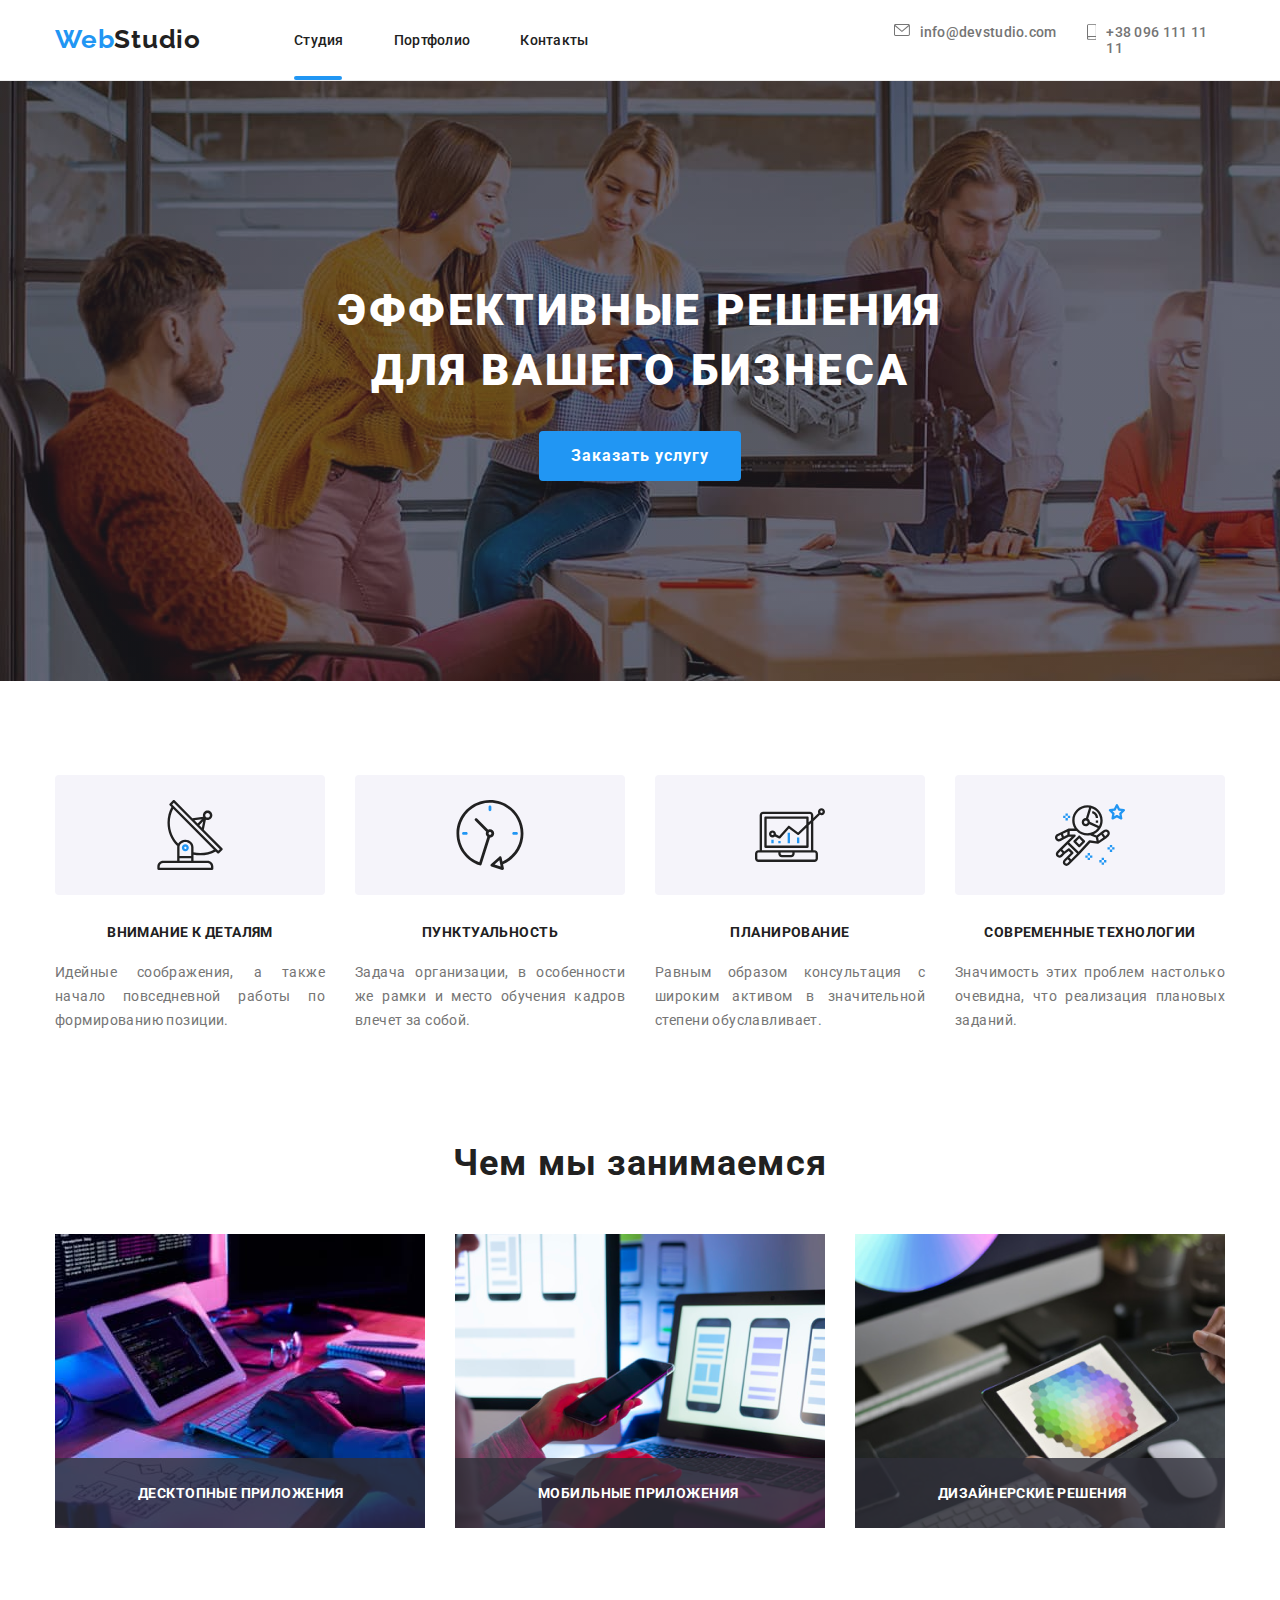
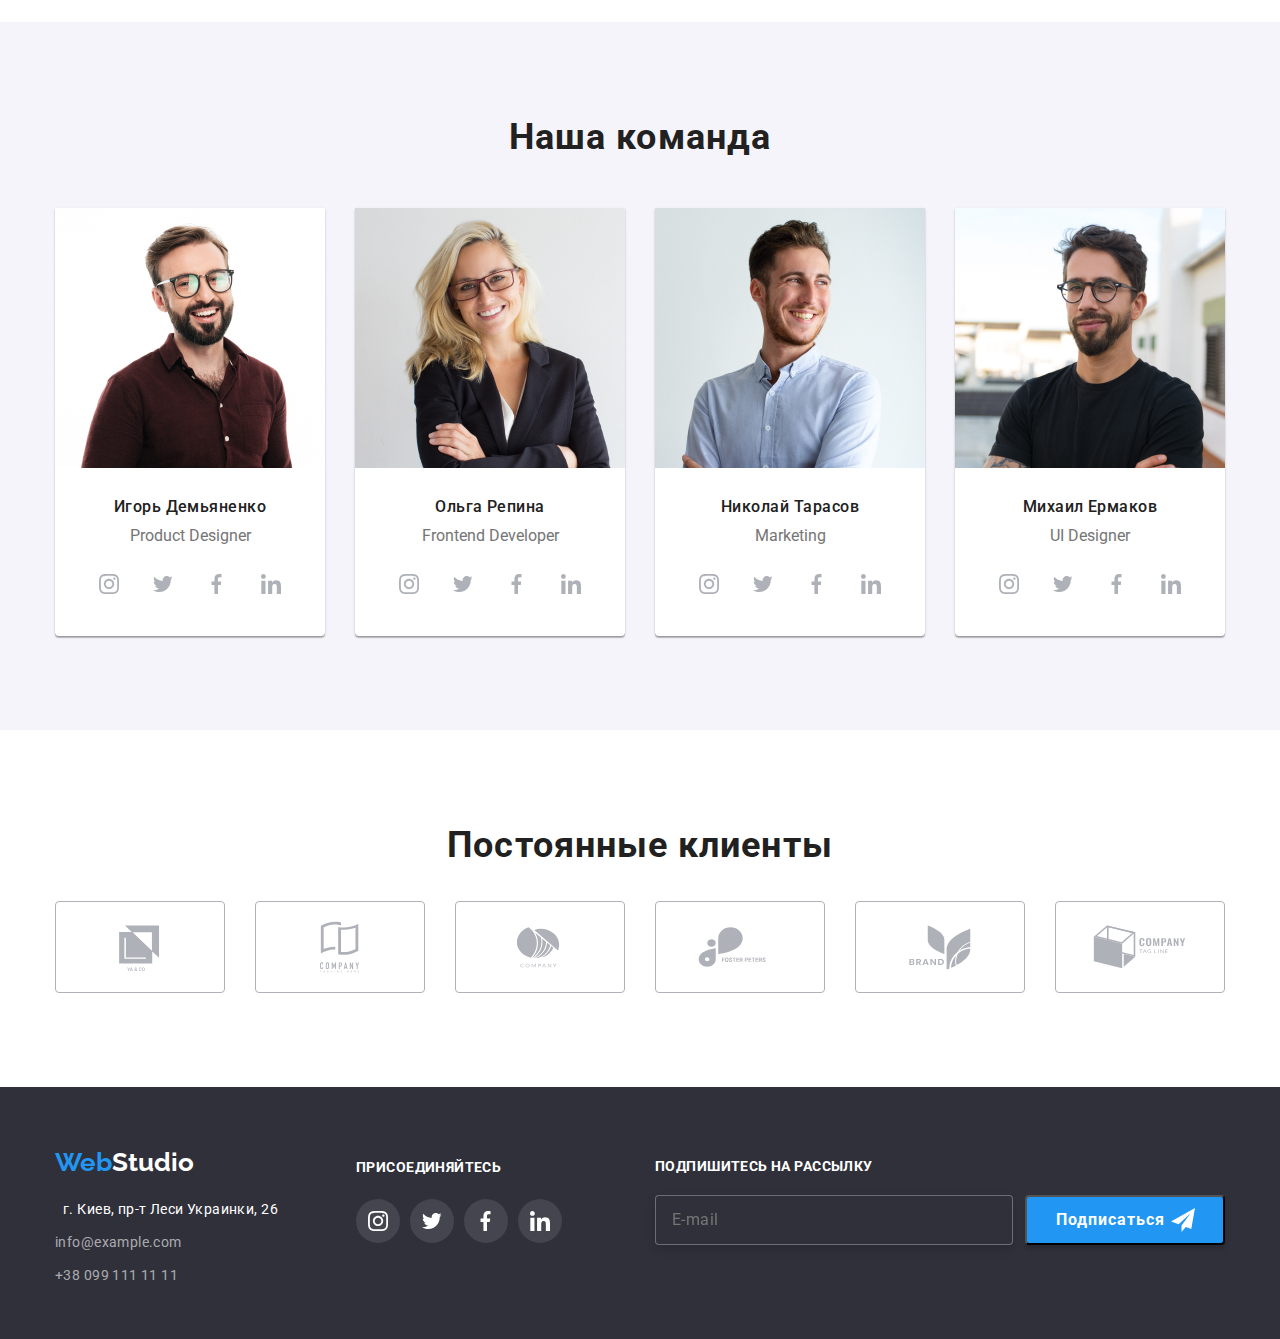
<file: index.html>
<!DOCTYPE html>
<html lang="ru">
  <head>
    <meta charset="UTF-8" />
    <meta http-equiv="X-UA-Compatible" content="IE=edge" />
    <meta name="viewport" content="width=device-width, initial-scale=1.0" />
    <title>Document</title>
    <link rel="preconnect" href="https://fonts.googleapis.com" />
    <link rel="preconnect" href="https://fonts.gstatic.com" crossorigin />
    <link
      href="https://fonts.googleapis.com/css2?family=Raleway:wght@400;700&family=Roboto:wght@400;500;700;900&display=swap"
      rel="stylesheet"
    />
    
    <link rel="stylesheet" href="./css/main.min.css">

  </head>
  <body>
   
    
      
    <header class="header">
       <div class="container">
           <section class="section-header">

        <a href="/" class="logo"><span class="logo__text">Web</span>Studio</a>
        
        
           <button type="button" class="menu-button" aria-expanded="false" data-menu-button>
            <svg width ='40' height='40' aria-label="Переключатель мобильного меню">
             
              <use class="icon-menu" href = './images/menu-mobile.svg#icon-menu'>  </use>
              <use class="icon-cross" href = './images/menu-mobile.svg#icon-cross'>  </use>

            </svg>

          </button>


          <div class="menu-container" data-menu> 
        <nav class="nav-container">
             <ul class="site-nav">
            <li class="site-nav__item" ><a href="" class="site-nav__link" id="studio">Студия</a></li>
            <li class="site-nav__item">
              <a href="./portfolio.html" class="site-nav__link">Портфолио</a>
            </li>
            <li class="site-nav__item"><a href="" class="site-nav__link">Контакты</a></li>
          </ul>

         
        </nav>
        <div class="auth-container">
        <ul class="auth-nav">
          <li class="auth-nav__item-mail">
            
            <a href="mailto:info@devstudio.com" class="auth-nav__mail"
              ><svg class="auth-nav__icon-mail">
                <use href = "./images/icons.svg#icon-mailto">

                </use>
              </svg>info@devstudio.com  

              </a 
            >
            
          </li>
          <li class="auth-nav__item-number">
            
            <a href="tel:+380961111111" class="auth-nav__number">
              <svg class="auth-nav__icon-smartphone">
                <use href= "./images/icons.svg#icon-smartphone"></use>
              </svg>
              +38 096 111 11 11 
              
            </a>
          </li>
        </ul>
        </div>
          <ul class="menu-social-link">
            <li class="menu-item"> <a href="" class="menu-link" >Instagram</a></li>
            <li class="menu-item"><a href="" class="menu-link" >Twitter</a></li>
            <li class="menu-item"><a href="" class="menu-link" >Facebook</a></li>
            <li class="menu-item"><a href="" class="menu-link" id="no-dash">LinkedIn</a></li>
          </ul>

        </div>
        
        
        </section>
        </div>
        
      </header>

      <main>
            

        
        
          
          <section class="hero">
            <div class="container">
            <div class="hero__background">
              <h1 class="hero__title">Эффективные решения для вашего бизнеса</h1>
           </div>
           <div class="button">
            <button type="button" name="button" class="order-service-button" data-modal-open >
              Заказать услугу
            </button>
            </div>
            
            </div>
          </section>
        
          <div class="backdrop is-hidden " data-modal>
            <div class="modal">
              <form action="" class="modal__form">
                <h2 class="modal__form-title">Оставьте свои данные, мы вам перезвоним</h2>
                <div class="modal__form-field">
                <label > <span>Имя</span>
                  <div class="modal__name-icon">
                      <input type="name" name="name"  >
                      <svg class="modal__icon-name" width = '18' height ='18'>
                      <use href= "./images/icons.svg#icon-person-black">

                      </use>
                      </svg>
                  </div>
                </label>
                </div>
               <div class="modal__form-field">
                  <label ><span>Телефон</span>
                    <div class="modal__name-tel">
                  <input type="tel" name="tel" >
                  <svg class="modal__icon-phone" width = '18' height ='18'>
                  <use href= "./images/icons.svg#icon-phone-black">

                  </use>
                  </svg>
                  </div>
                </label> 
              </div>
               
              <div class="modal__form-field"> 
                <label ><span>Почта</span>
                  <div class="modal__name-email">
                  <input type="email" name="email" >
                   <svg class="modal__icon-email" width = '18' height ='18'>
                  <use href= "./images/icons.svg#icon-email-black">

                  </use>
                  </svg>
                  </div>
                </label>
              </div>
                <div class="modal__form-field">
                  <label > <span>Комментарий</span>
                  <textarea name="coment"  rows="10" placeholder="Введите текст"></textarea>
                </label>
              </div>
              
                
              <div class="modal__checkbox-field" >
                  <label class="modal__agrees">
                    <div class="modal__checkbox-general">
                  <input type="checkbox" name="name" class="checkbox"   >

                  <svg class="modal__icon-complete">
                    <use href= "./images/icons.svg#icon-icon-complete">

                    </use>
                  </svg>
                  <span> Соглашаюсь с рассылкой и принимаю <a href="">Условия договора</a> </span>
                </div>  
                </label>
              
              </div>
              <div class="button-sent">
                <button type="submit" class="form-button modal__button">
                  <span>Отправить</span>
                </button>
              </form>   
                </div>
              <button type="button" class="button-close modal__button" data-modal-close>
                <svg width = '11' height = '11' >
                  <use href ="./images/symbol-close.svg#icon-icon-close"></use>
                </svg>

              </button>

            </div>
            
          </div>
      


        
          <section class="section-advantage">
            <div class="container">
            <h2 class="visually-hidden">Особенности</h2>
            <ul class="advantages">
              <li class="advantages__item">
                <div class="advantages__bag" >
                  <svg class="advantages__icon">
                    <use href = "./images/icons.svg#icon-antenna"></use>
                  </svg>
                </div>
               <h3 class="advantages__title">Внимание к деталям</h3>
                <p class="advantages__text"> 
                  Идейные соображения, а также начало повседневной работы по
                  формированию позиции.
                </p>
              
              </li>
              <li class="advantages__item">
                <div class="advantages__bag">
                <svg class="advantages__icon">
                    <use href = "./images/icons.svg#icon-clock"></use>
                  </svg>

                </div>
                <h3 class="advantages__title">Пунктуальность</h3>
                <p class="advantages__text">
                  Задача организации, в особенности же рамки и место обучения
                  кадров влечет за собой.
                </p>
                
              </li>
              <li class="advantages__item">
                <div class="advantages__bag">
                  <svg class="advantages__icon">
                    <use href = "./images/icons.svg#icon-diagram"></use>
                  </svg> </div>
                <h3 class="advantages__title">Планирование</h3>
                <p class="advantages__text">
                  Равным образом консультация с широким активом в значительной
                  степени обуславливает.
                </p>
               
              </li>
              <li class="advantages__item">
                <div class="advantages__bag">
                  <svg class="advantages__icon">
                    <use href = "./images/icons.svg#icon-astronaut"></use>
                  </svg>
                </div>
                <h3 class="advantages__title">Современные технологии</h3>
                <p class="advantages__text" >
                  Значимость этих проблем настолько очевидна, что реализация
                  плановых заданий.
                </p>
                
              </li>
            </ul>
            </div>
          </section>
        

      
          <section class="section-work">
            <div class="container">
            <h2 class="section-title">Чем мы занимаемся</h2>
            <ul class="work">
              <li class="work__items">
                <picture>
                 <source media = '(min-width:1200px)' srcset="./image-desktop/img1.jpg 1x, ./image-desktop/img1@2x.jpg 2x">
                  
                <img
                  src="./image-desktop/img1.jpg"
                  alt="Разроботка и написанние кода"
                  width="370"

                />
                </picture>
                <h3 class="work__title">Десктопные приложения</h3>
              </li>
              <li class="work__items">
                <picture>
                <source media = '(min-width:1200px)' srcset="./image-desktop/img2.jpg 1x, ./image-desktop/img2@2x.jpg 2x">
                <img
                  src="./image-desktop/img2.jpg"
                  alt="Тестирование на мобильном устройстве"
                  width="370"
                />
                </picture>
                <h3 class="work__title">Мобильные приложения</h3>
              </li>
              <li class="work__items">
                <picture>
                <source media = '(min-width:1200px)' srcset="./image-desktop/img3.jpg 1x, ./image-desktop/img3@2x.jpg 2x">
                 <img
                  src="./image-desktop/img3.jpg"
                  alt="Просмотр готового продукта  на планшете"
                  width="370"
                />
                </picture>
                <h3 class="work__title">Дизайнерские решения</h3>
              </li>
            </ul>
            </div>
          </section>
        

        <section class="section-team">
         <div class="container">
            <h2 class="section-title">Наша команда</h2>
            <div class="comand">
              <div class="comand__team-items">
                <picture>
                  <source media = '(min-width:1200px)' srcset="./image-desktop/team-one.jpg 1x, ./image-desktop/team-one@2x.jpg 2x">
                  <source media = '(min-width:768px)' srcset="./image-tablet/team-one.jpg 1x, ./image-tablet/team-one@2x.jpg 2x">
                  <source media="(min-width:480px)" srcset="./image-mobile/team-one.jpg 1x, ./image-mobile/team-one@2x.jpg 2x">
                 <img
                  src="./image-desktop/team-one.jpg"
                  alt="Игорь Демьяненко Product Designer"
                  width="" 
                  
                />
                </picture>
                
                <div class="comand__content-team">
                  <h3 class="comand__name">Игорь Демьяненко</h3>
                  <p class="comand__name-text">Product Designer</p>
                </div>
                <ul class="social-network-list">
                  <li class="social-network-list__item"> <a href ="" class="social-network-list__link">
                    <svg class="social-network-list__icon">
                  <use href = "./images/icons.svg#icon-instagram_team">

                  </use>
                </svg>
              </a>
            </li>
                  <li class="social-network-list__item"><a href="" class="social-network-list__link">
                    <svg class="social-network-list__icon">
                  <use href = "./images/icons.svg#icon-twitter_team">

                  </use>
                </svg></a>
                  </li>
                  <li class="social-network-list__item"> <a href="" class="social-network-list__link">
                    <svg class="social-network-list__icon">
                  <use href = "./images/icons.svg#icon-fb_team">

                  </use>
                </svg>
                </a>
                  </li>
                  <li class="social-network-list__item"><a href="" class="social-network-list__link">
                    <svg class="social-network-list__icon">
                  <use href = "./images/icons.svg#icon-linkedin_team">

                  </use>
                </svg></a>
                  </li>
                </ul>
              </div>

              <div class="comand__team-items">
                <picture> 
                  <source media = '(min-width:1200px)' srcset="./image-desktop/team-two.jpg 1x, ./image-desktop/team-two@2x.jpg 2x">
                  <source media = '(min-width:768px)' srcset="./image-tablet/team-two.jpg 1x, ./image-tablet/team-two@2x.jpg 2x">
                  <source media = '(min-width:480px)' srcset="./image-mobile/team-two.jpg 1x, ./image-mobile/team-two@2x.jpg 2x">
                <img
                  src="./image-desktop/team-two.jpg"
                  alt="Ольга Репина Frontend Developer"
                  width=""
                />
                </picture>
                <div class="comand__content-team">
                  <h3 class="comand__name">Ольга Репина</h3>
                  <p class="comand__name-text">Frontend Developer</p>
                </div>
                     <ul class="social-network-list">
                  <li class="social-network-list__item"> <a href ="" class="social-network-list__link">
                    <svg class="social-network-list__icon">
                  <use href = "./images/icons.svg#icon-instagram_team">

                  </use>
                </svg>
              </a>
            </li>
                  <li class="social-network-list__item"><a href="" class="social-network-list__link">
                    <svg class="social-network-list__icon">
                  <use href = "./images/icons.svg#icon-twitter_team">

                  </use>
                </svg></a>
                  </li>
                  <li class="social-network-list__item"> <a href="" class="social-network-list__link">
                    <svg class="social-network-list__icon">
                  <use href = "./images/icons.svg#icon-fb_team">

                  </use>
                </svg>
                </a>
                  </li>
                  <li class="social-network-list__item"><a href="" class="social-network-list__link">
                    <svg class="social-network-list__icon">
                  <use href = "./images/icons.svg#icon-linkedin_team">

                  </use>
                </svg></a>
                  </li>
                </ul>
                            </div>

              <div class="comand__team-items">
                <picture>
                  <source media = '(min-width:1200px)' srcset="./image-desktop/team-three.jpg 1x, ./image-desktop/team-three@2x.jpg 2x">
                  <source media = '(min-width:768px)' srcset="./image-tablet/team-three.jpg 1x, ./image-tablet/team-three@2x.jpg 2x">
                  <source media = '(min-width:480px)' srcset="./image-mobile/team-three.jpg 1x, ./image-mobile/team-three@2x.jpg 2x">
                  <img
                  src="./image-desktop/team-three.jpg"
                  alt="Николай Тарасов Marketing"
                  width=""
                />
                </picture>
                
                <div class="comand__content-team">
                  <h3 class="comand__name">Николай Тарасов</h3>
                  <p class="comand__name-text">Marketing</p>
                </div>
                        <ul class="social-network-list">
                  <li class="social-network-list__item"> <a href ="" class="social-network-list__link">
                    <svg class="social-network-list__icon">
                  <use href = "./images/icons.svg#icon-instagram_team">

                  </use>
                </svg>
              </a>
            </li>
                  <li class="social-network-list__item"><a href="" class="social-network-list__link">
                    <svg class="social-network-list__icon">
                  <use href = "./images/icons.svg#icon-twitter_team">

                  </use>
                </svg></a>
                  </li>
                  <li class="social-network-list__item"> <a href="" class="social-network-list__link">
                    <svg class="social-network-list__icon">
                  <use href = "./images/icons.svg#icon-fb_team">

                  </use>
                </svg>
                </a>
                  </li>
                  <li class="social-network-list__item"><a href="" class="social-network-list__link">
                    <svg class="social-network-list__icon">
                  <use href = "./images/icons.svg#icon-linkedin_team">

                  </use>
                </svg></a>
                  </li>
                </ul>     
              </div>

              <div class="comand__team-items">
                <picture>
                  <source media = '(min-width:1200px)' srcset="./image-desktop/team-four.jpg 1x, ./image-desktop/team-four@2x.jpg 2x">
                  <source media = '(min-width:768px)' srcset="./image-tablet/team-four.jpg 1x, ./image-tablet/team-four@2x.jpg 2x">
                  <source media = '(min-width:480px)' srcset="./image-mobile/team-four.jpg 1x, ./image-mobile/team-four@2x.jpg 2x">
                 <img
                  src="./image-desktop/team-four.jpg"
                  alt="Михаил Ермаков UI Designer"
                  width=""
                />
                </picture>
                
                <div class="comand__content-team">
                  <h3 class="comand__name">Михаил Ермаков</h3>
                  <p class="comand__name-text">UI Designer</p>
                </div>
                        <ul class="social-network-list">
                  <li class="social-network-list__item"> <a href ="" class="social-network-list__link">
                    <svg class="social-network-list__icon">
                  <use href = "./images/icons.svg#icon-instagram_team">

                  </use>
                </svg>
              </a>
            </li>
                  <li class="social-network-list__item"><a href="" class="social-network-list__link">
                    <svg class="social-network-list__icon">
                  <use href = "./images/icons.svg#icon-twitter_team">

                  </use>
                </svg></a>
                  </li>
                  <li class="social-network-list__item"> <a href="" class="social-network-list__link">
                    <svg class="social-network-list__icon">
                  <use href = "./images/icons.svg#icon-fb_team">

                  </use>
                </svg>
                </a>
                  </li>
                  <li class="social-network-list__item"><a href="" class="social-network-list__link">
                    <svg class="social-network-list__icon">
                  <use href = "./images/icons.svg#icon-linkedin_team">

                  </use>
                </svg></a>
                  </li>
                </ul>
              </div>
            </div>
          </section>

            
            <section class="clients">
              <div class="container">
                <h2 class="section-title">Постоянные клиенты</h2>
              <ul class="clients__list">
                <li class="clients__item"><a href="" class="clients__link">
                  <svg class="clients__icon">
                    <use href ="./images/icons.svg#icon-logo_1">

                    </use>
                  </svg>
                </a></li>
                <li class="clients__item"><a href="" class="clients__link">
                  <svg class="clients__icon">
                    <use href ="./images/icons.svg#icon-logo_2">

                    </use>
                  </svg>
                </a></li>
                <li class="clients__item"><a href="" class="clients__link">
                  <svg class="clients__icon">
                    <use href ="./images/icons.svg#icon-logo_3">

                    </use>
                  </svg>
                </a></li>
                <li class="clients__item"><a href="" class="clients__link">
                  <svg class="clients__icon">
                    <use href ="./images/icons.svg#icon-logo_4">

                    </use>
                  </svg>
                </a></li>
                <li class="clients__item"><a href="" class="clients__link">
                  <svg class="clients__icon">
                    <use href ="./images/icons.svg#icon-logo_5">

                    </use>
                  </svg>
                </a></li>
                <li class="clients__item">
                  <a href=""class="clients__link">
                  <svg class="clients__icon">
                    <use href ="./images/icons.svg#icon-logo_6">

                    </use>
                  </svg>
                </a></li>
              </ul>
              </div>
            </section>


          </div>
         
       
      </main>

      <footer class="footer">
      <div class="container">
        <div class="general-footer">
          <div  class="footer-info">
        <div class="footer-info__logo">
          <a href="/" class="footer-info__main-text"><span class="footer-info__text-web">Web</span>Studio</a>
        </div>

        <div class="footer-general-info">
          <address class="footer-general-info__address">г. Киев, пр-т Леси Украинки, 26</address>

          <ul>
            <li class="footer-general-info__item">
              <a href="mailto:info@example.com" class="footer-general-info__link"
                >info@example.com</a
              >
            </li>
            <li class="footer-general-info__item">
              <a href="tel:+380991111111" class="footer-general-info__link"
                >+38 099 111 11 11</a
              >
            </li>
          </ul>
        </div>
        </div> 
        
        <div class="footer-social">
        <h3 class="footer-social__title">присоединяйтесь</h3>


        <ul class="social-network-list social-network-list--footer">
                  <li class="social-network-list__item"> <a href ="" class="social-network-list__link social-network-list__link--gray-backround ">
                    <svg class="social-network-list__icon  social-network-list__icon--white-color">
                  <use href = "./images/icons.svg#icon-instagram_team">

                  </use>
                </svg>
              </a>
            </li>
                  <li class="social-network-list__item"><a href="" class="social-network-list__link social-network-list__link--gray-backround">
                    <svg class="social-network-list__icon  social-network-list__icon--white-color">
                  <use href = "./images/icons.svg#icon-twitter_team">

                  </use>
                </svg></a>
                  </li>
                  <li class="social-network-list__item"> <a href="" class="social-network-list__link social-network-list__link--gray-backround">
                    <svg class="social-network-list__icon  social-network-list__icon--white-color">
                  <use href = "./images/icons.svg#icon-fb_team">

                  </use>
                </svg>
                </a>
                  </li>
                  <li class="social-network-list__item"><a href="" class="social-network-list__link social-network-list__link--gray-backround">
                    <svg class="social-network-list__icon  social-network-list__icon--white-color">
                  <use href = "./images/icons.svg#icon-linkedin_team">

                  </use>
                </svg></a>
                  </li>
                </ul>


        </div>


                      
        <div class="footer-window">
          <h3 class="footer-window__title">Подпишитесь на рассылку</h3>
          <form >
        <div class="footer-window__form">  
          <input class="subscribe" type="email"  name="email"  placeholder="E-mail">
            <button class="button-subscribe"  type="submit"> <span>Подписаться </span>
              <svg class="button-subscribe__icon">
                  <use href = "./images/icons.svg#icon-icon-send"></use>
                </svg>

            </button>
        </div>
           
          </form>

        </div>
      </div>
        </div>
      </footer>
    </div>


    <script src="./js/modal.js"></script>
    <script src="./js/mobile-menu.js"></script>
  </body>
</html>
</file>
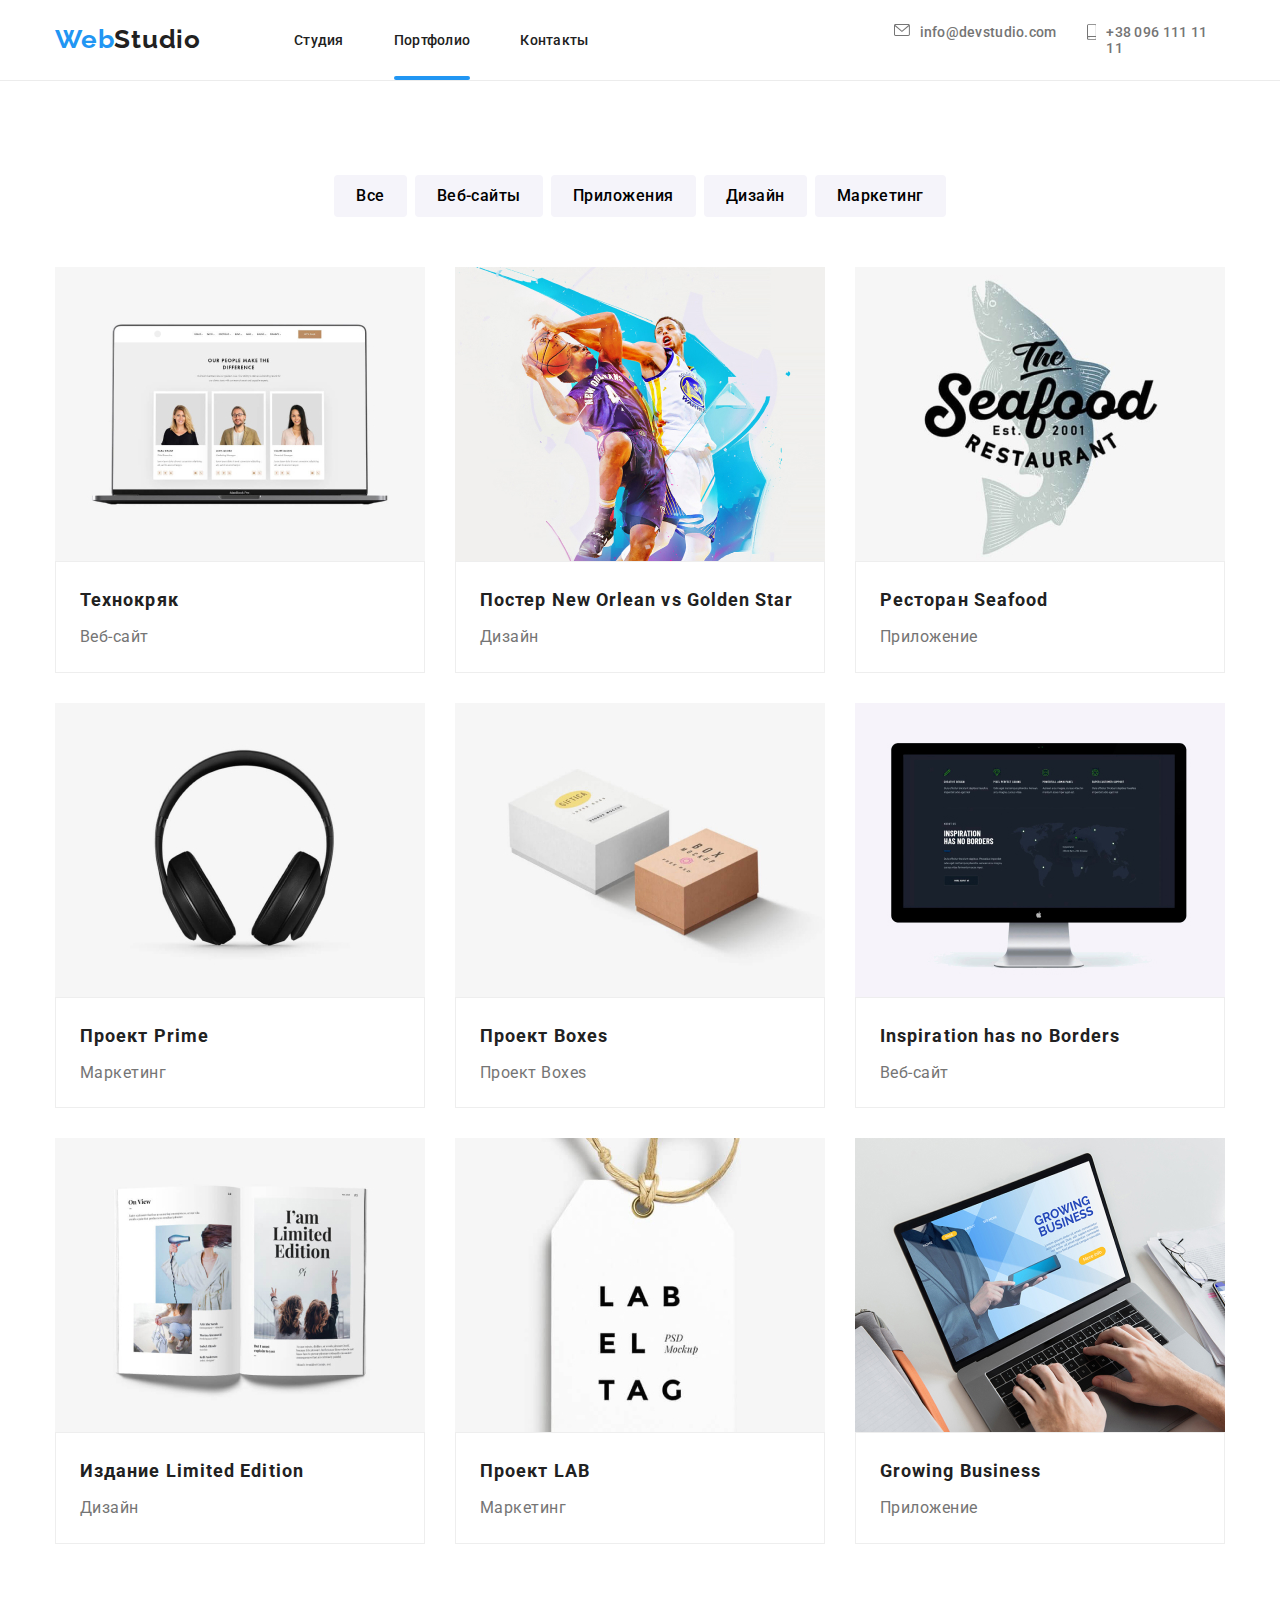
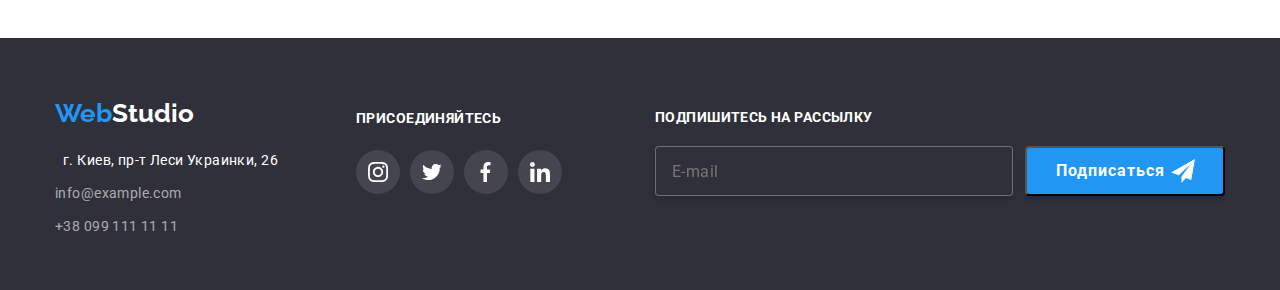
<file: portfolio.html>
<!DOCTYPE html>
<html lang="ru">
  <head>
    <meta charset="UTF-8" />
    <meta http-equiv="X-UA-Compatible" content="IE=edge" />
    <meta name="viewport" content="width=device-width, initial-scale=1.0" />
    <title>Document</title>

    <link rel="preconnect" href="https://fonts.googleapis.com" />
    <link rel="preconnect" href="https://fonts.gstatic.com" crossorigin />
    <link
      href="https://fonts.googleapis.com/css2?family=Raleway:wght@400;700&family=Roboto:wght@400;500;700;900&display=swap"
      rel="stylesheet"
    />
    <!-- <link
      rel="stylesheet"
      href="https://cdnjs.cloudflare.com/ajax/libs/modern-normalize/1.1.0/modern-normalize.min.css"
    /> -->
    <link rel="stylesheet" href="./css/main.css" />
  </head>
  <body>


     <header class="header">
       <div class="container">
           <section class="section-header">

        <a href="/" class="logo"><span class="logo__text">Web</span>Studio</a>
        
        
           <button type="button" class="menu-button" aria-expanded="false" data-menu-button>
            <svg width ='40' height='40' aria-label="Переключатель мобильного меню">
             
              <use class="icon-menu" href = './images/menu-mobile.svg#icon-menu'>  </use>
              <use class="icon-cross" href = './images/menu-mobile.svg#icon-cross'>  </use>

            </svg>

          </button>


          <div class="menu-container" data-menu> 
        <nav class="nav-container">
             <ul class="site-nav">
            <li class="site-nav__item" ><a href="./index.html" class="site-nav__link" >Студия</a></li>
            <li class="site-nav__item">
              <a href="/" class="site-nav__link"id="portfolio">Портфолио</a>
            </li>
            <li class="site-nav__item"><a href="" class="site-nav__link">Контакты</a></li>
          </ul>

         
        </nav>
        <div class="auth-container">
        <ul class="auth-nav">
          <li class="auth-nav__item-mail">
            
            <a href="mailto:info@devstudio.com" class="auth-nav__mail"
              ><svg class="auth-nav__icon-mail">
                <use href = "./images/icons.svg#icon-mailto">

                </use>
              </svg>info@devstudio.com  

              </a 
            >
            
          </li>
          <li class="auth-nav__item-number">
            
            <a href="tel:+380961111111" class="auth-nav__number">
              <svg class="auth-nav__icon-smartphone">
                <use href= "./images/icons.svg#icon-smartphone"></use>
              </svg>
              +38 096 111 11 11 
              
            </a>
          </li>
        </ul>
        </div>
          <ul class="menu-social-link">
            <li class="menu-item"> <a href="" class="menu-link" >Instagram</a></li>
            <li class="menu-item"><a href="" class="menu-link" >Twitter</a></li>
            <li class="menu-item"><a href="" class="menu-link" >Facebook</a></li>
            <li class="menu-item"><a href="" class="menu-link" id="no-dash">LinkedIn</a></li>
          </ul>

        </div>
        
        
        </section>
        </div>
        
      </header>
     
        <main>
           <div class="section-portfolio">
              <div class="container">
          <h1 class="visually-hidden">Портфолио</h1>
          <!--Кнопки-->
          <div class="section-portfolio__list-button">
            <button type="button" class="section-portfolio__button">Все</button>
            <button type="button" class="section-portfolio__button">Веб-сайты</button>
            <button type="button" class="section-portfolio__button">Приложения</button>
            <button type="button" class="section-portfolio__button">Дизайн</button>
            <button type="button" class="section-portfolio__button">Маркетинг</button>
          </div>
          
        

          <div class="conteiner-portfolio">
            <ul class="products">
              
              <li class="products__item">
                <a href="" class="products__link"
                  >
                  <div class="products__image">
                    <picture>
                      <source media = '(min-width:1200px)' srcset="./image-desktop/img(1_1).jpg 1x, ./image-desktop/img(1_1)@2x.jpg 2x">
                  <source media = '(min-width:768px)' srcset="./image-tablet/portfolio-one.jpg 1x, ./image-tablet/portfolio-one@2x.jpg 2x">
                  <source media = '(min-width:480px)' srcset="./image-mobile/portfolio-one.jpg 1x, ./image-mobile/portfolio-one@2x.jpg 2x">
                
                  <img
                    src="./image-desktop/img(1_1).jpg"
                    alt="Технокряк"
                    width=""
                    class="port-image"
                  />
                  </picture>
                  <div class="products__overlay">
                    <p class="products__text">Технокряк это современная площадка распространения коронавируса. Компании используют эту платформу для цифрового шпионажа и атак на защищённые сервера конкурентов.</p>

                  </div></div>
                  
                  <div class="products__label" id="height">
                    <h2 class="products__title">Технокряк</h2>
                    <p class="products__tag">Веб-сайт</p>
                  </div>
                  
                  </a
                >

              </li>
              
              
              <li class="products__item">
                <a href="" class="products__link"
                  >
                  <div class="products__image">
                    <picture><source media = '(min-width:1200px)' srcset="./image-desktop/img(1_2).jpg 1x, ./image-desktop/img(1_2)@2x.jpg 2x">
                  <source media = '(min-width:768px)' srcset="./image-tablet/portfolio-two.jpg 1x, ./image-tablet/portfolio-two@2x.jpg 2x">
                  <source media = '(min-width:480px)' srcset="./image-mobile/portfolio-two.jpg 1x, ./image-mobile/portfolio-two@2x.jpg 2x">
                
                    <img
                    src="./image-desktop/img(1_2).jpg"
                    alt="Постер New Orlean vs Golden Star"
                    width=""
                    class="port-image"
                  />
                </picture>
                  <div class="products__overlay">
                    <p class="products__text">Технокряк это современная площадка распространения коронавируса. Компании используют эту платформу для цифрового шпионажа и атак на защищённые сервера конкурентов.</p>

                  </div></div>
                  <div class="products__label" id="height">
                    <h2 class="products__title">Постер New Orlean vs Golden Star</h2>
                    <p class="products__tag">Дизайн</p>
                  </div>
                </a>
              </li>
              
             
              <li class="products__item">
                <a href="" class="products__link"
                  > <div class="products__image">

                    <picture>
                  <source media = '(min-width:1200px)' srcset="./image-desktop/img(1_3).jpg 1x, ./image-desktop/img(1_3)@2x.jpg 2x">
                  <source media = '(min-width:768px)' srcset="./image-tablet/portfolio-three.jpg 1x, ./image-tablet/portfolio-three@2x.jpg 2x">
                  <source media = '(min-width:480px)' srcset="./image-mobile/portfolio-three.jpg 1x, ./image-mobile/portfolio-three@2x.jpg 2x">
                
                    <img
                    src="./image-desktop/img(1_3).jpg"
                    alt="Ресторан Seafood"
                    width=""
                     class="port-image"
                  />
                  </picture>
                  <div class="products__overlay">
                    <p class="products__text">Технокряк это современная площадка распространения коронавируса. Компании используют эту платформу для цифрового шпионажа и атак на защищённые сервера конкурентов.</p>

                  </div></div>
                  <div class="products__label">
                    <h2 class="products__title">Ресторан Seafood</h2>
                    <p class="products__tag">Приложение</p>
                  </div>
                </a>
              </li>
              <li class="products__item">
                <a href="" class="products__link"
                  > <div class="products__image">
                    <picture>
                      <source media = '(min-width:1200px)' srcset="./image-desktop/img(1_4).jpg 1x, ./image-desktop/img(1_4)@2x.jpg 2x">
                  <source media = '(min-width:768px)' srcset="./image-tablet/portfolio-four.jpg 1x, ./image-tablet/portfolio-four@2x.jpg 2x">
                  <source media = '(min-width:480px)' srcset="./image-mobile/portfolio-four.jpg 1x, ./image-mobile/portfolio-four@2x.jpg 2x">
                
                    <img
                    src="./image-desktop/img(1_4).jpg"
                    alt="Проект Prime"
                    width=""
                     class="port-image"
                  />
                    </picture>
                  <div class="products__overlay">
                    <p class="products__text">Технокряк это современная площадка распространения коронавируса. Компании используют эту платформу для цифрового шпионажа и атак на защищённые сервера конкурентов.</p>

                  </div></div>
                  <div class="products__label">
                    <h2 class="products__title">Проект Prime</h2>
                    <p class="products__tag">Маркетинг</p>
                  </div>
                </a>
              </li>
              
              <li class="products__item">
                <a href="" class="products__link"
                  > <div class="products__image">
                    <picture>
                      <source media = '(min-width:1200px)' srcset="./image-desktop/img(1_5).jpg 1x, ./image-desktop/img(1_5)@2x.jpg 2x">
                  <source media = '(min-width:768px)' srcset="./image-tablet/portfolio-five.jpg 1x, ./image-tablet/portfolio-five@2x.jpg 2x">
                  <source media = '(min-width:480px)' srcset="./image-mobile/portfolio-five.jpg 1x, ./image-mobile/portfolio-five@2x.jpg 2x">
                <img
                    src="./image-desktop/img(1_5).jpg"
                    alt="Проект Boxes"
                    width=""
                     class="port-image"
                  /></picture>
                  <div class="products__overlay">
                    <p class="products__text">Технокряк это современная площадка распространения коронавируса. Компании используют эту платформу для цифрового шпионажа и атак на защищённые сервера конкурентов.</p>

                  </div></div>
                  <div class="products__label">
                    <h2 class="products__title">Проект Boxes</h2>
                    <p class="products__tag">Проект Boxes</p>
                  </div>
                </a>
              </li>
              
              <li class="products__item">
                <a href="" class="products__link"
                  > <div class="products__image">
                    <picture>
                      <source media = '(min-width:1200px)' srcset="./image-desktop/img(1_6).jpg 1x, ./image-desktop/img(1_6)@2x.jpg 2x">
                  <source media = '(min-width:768px)' srcset="./image-tablet/portfolio-six.jpg 1x, ./image-tablet/portfolio-six@2x.jpg 2x">
                  <source media = '(min-width:480px)' srcset="./image-mobile/portfolio-six.jpg 1x, ./image-mobile/portfolio-six@2x.jpg 2x">
                
                    <img
                    src="./image-desktop/img(1_6).jpg"
                    alt="Inspiration has no Borders"
                    width=""
                     class="port-image"
                  /></picture>
                  <div class="products__overlay">
                    <p class="products__text">Технокряк это современная площадка распространения коронавируса. Компании используют эту платформу для цифрового шпионажа и атак на защищённые сервера конкурентов.</p>

                  </div></div>
                  <div class="products__label">
                    <h2 class="products__title">Inspiration has no Borders</h2>
                    <p class="products__tag">Веб-сайт</p>
                  </div></a
                >
              </li>
              
              <li class="products__item">
                <a href="" class="products__link"
                  > <div class="products__image">
                    <picture>
                      <source media = '(min-width:1200px)' srcset="./image-desktop/img(1_7).jpg 1x, ./image-desktop/img(1_7)@2x.jpg 2x">
                  <source media = '(min-width:768px)' srcset="./image-tablet/portfolio-seven.jpg 1x, ./image-tablet/portfolio-seven@2x.jpg 2x">
                  <source media = '(min-width:480px)' srcset="./image-mobile/portfolio-seven.jpg 1x, ./image-mobile/portfolio-seven@2x.jpg 2x">
                
                    <img
                    src="./image-desktop/img(1_7).jpg"
                    alt="Издание Limited Edition"
                    width=""
                     class="port-image"
                  /></picture>
                  <div class="products__overlay">
                    <p class="products__text">Технокряк это современная площадка распространения коронавируса. Компании используют эту платформу для цифрового шпионажа и атак на защищённые сервера конкурентов.</p>

                  </div></div>
                  <div class="products__label">
                    <h2 class="products__title">Издание Limited Edition</h2>
                    <p class="products__tag">Дизайн</p>
                  </div></a
                >
              </li>
              
              <li class="products__item">
                <a href="" class="products__link"
                  > <div class="products__image">
                    <picture>
                      <source media = '(min-width:1200px)' srcset="./image-desktop/img(1_8).jpg 1x, ./image-desktop/img(1_8)@2x.jpg 2x">
                  <source media = '(min-width:768px)' srcset="./image-tablet/portfolio-eight.jpg 1x, ./image-tablet/portfolio-eight@2x.jpg 2x">
                  <source media = '(min-width:480px)' srcset="./image-mobile/portfolio-eight.jpg 1x, ./image-mobile/portfolio-eight@2x.jpg 2x">
                
                    <img
                    src="./image-desktop/img(1_8).jpg"
                    alt="Проект LAB"
                    width=""
                     class="port-image"
                  /></picture>
                  <div class="products__overlay">
                    <p class="products__text">Технокряк это современная площадка распространения коронавируса. Компании используют эту платформу для цифрового шпионажа и атак на защищённые сервера конкурентов.</p>

                  </div></div>
                  <div class="products__label">
                    <h2 class="products__title">Проект LAB</h2>
                    <p class="products__tag">Маркетинг</p>
                  </div></a
                >
              </li>

              
              <li class="products__item">
                <a href="" class="products__link"
                  > <div class="products__image">
                    <picture>
                      <source media = '(min-width:1200px)' srcset="./image-desktop/img(1_9).jpg 1x, ./image-desktop/img(1_9)@2x.jpg 2x">
                  <source media = '(min-width:768px)' srcset="./image-tablet/portfolio-nine.jpg 1x, ./image-tablet/portfolio-nine@2x.jpg 2x">
                  <source media = '(min-width:480px)' srcset="./image-mobile/portfolio-nine.jpg 1x, ./image-mobile/portfolio-nine@2x.jpg 2x">
                
                    <img
                    src="./image-desktop/img(1_9).jpg"
                    alt="Growing Business"
                    width=""
                     class="port-image"
                  /><div class="products__overlay">
                    <p class="products__text">Технокряк это современная площадка распространения коронавируса. Компании используют эту платформу для цифрового шпионажа и атак на защищённые сервера конкурентов.</p>

                  </div></div>
                  <div class="products__label">
                    <h2 class="products__title">Growing Business</h2>
                    <p class="products__tag">Приложение</p>
                  </div></a
                >
              </li>
            
            </ul>
          </div>
          </div>
        </main>
    
      
      
        <footer class="footer">
      <div class="container">
        <div class="general-footer">
          <div  class="footer-info">
        <div class="footer-info__logo">
          <a href="/" class="footer-info__main-text"><span class="footer-info__text-web">Web</span>Studio</a>
        </div>

        <div class="footer-general-info">
          <address class="footer-general-info__address">г. Киев, пр-т Леси Украинки, 26</address>

          <ul>
            <li class="footer-general-info__item">
              <a href="mailto:info@example.com" class="footer-general-info__link"
                >info@example.com</a
              >
            </li>
            <li class="footer-general-info__item">
              <a href="tel:+380991111111" class="footer-general-info__link"
                >+38 099 111 11 11</a
              >
            </li>
          </ul>
        </div>
        </div> 
        
        <div class="footer-social">
        <h3 class="footer-social__title">присоединяйтесь</h3>


        <ul class="social-network-list social-network-list--footer">
                  <li class="social-network-list__item"> <a href ="" class="social-network-list__link social-network-list__link--gray-backround ">
                    <svg class="social-network-list__icon  social-network-list__icon--white-color">
                  <use href = "./images/icons.svg#icon-instagram_team">

                  </use>
                </svg>
              </a>
            </li>
                  <li class="social-network-list__item"><a href="" class="social-network-list__link social-network-list__link--gray-backround">
                    <svg class="social-network-list__icon  social-network-list__icon--white-color">
                  <use href = "./images/icons.svg#icon-twitter_team">

                  </use>
                </svg></a>
                  </li>
                  <li class="social-network-list__item"> <a href="" class="social-network-list__link social-network-list__link--gray-backround">
                    <svg class="social-network-list__icon  social-network-list__icon--white-color">
                  <use href = "./images/icons.svg#icon-fb_team">

                  </use>
                </svg>
                </a>
                  </li>
                  <li class="social-network-list__item"><a href="" class="social-network-list__link social-network-list__link--gray-backround">
                    <svg class="social-network-list__icon  social-network-list__icon--white-color">
                  <use href = "./images/icons.svg#icon-linkedin_team">

                  </use>
                </svg></a>
                  </li>
                </ul>


        </div>


                      
        <div class="footer-window">
          <h3 class="footer-window__title">Подпишитесь на рассылку</h3>
          <form >
        <div class="footer-window__form">  
          <input class="subscribe" type="email"  name="email"  placeholder="E-mail">
            <button class="button-subscribe"  type="submit"> <span>Подписаться </span>
              <svg class="button-subscribe__icon">
                  <use href = "./images/icons.svg#icon-icon-send"></use>
                </svg>

            </button>
        </div>
           
          </form>
       

        </div>
      </div>
        </div>
      </footer>
    </div>

    </div>
    <script src="./js/mobile-menu.js"></script>
  </body>
</html>
</file>
<file: css/main.min.css>
/*! modern-normalize v1.1.0 | MIT License | https://github.com/sindresorhus/modern-normalize */*,::before,::after{-webkit-box-sizing:border-box;box-sizing:border-box}html{line-height:1.15;-webkit-text-size-adjust:100%;-moz-tab-size:4;-o-tab-size:4;tab-size:4}body{margin:0;font-family:system-ui,-apple-system,"Segoe UI",Roboto,Helvetica,Arial,sans-serif,"Apple Color Emoji","Segoe UI Emoji"}hr{height:0;color:inherit}abbr[title]{-webkit-text-decoration:underline dotted;text-decoration:underline dotted}b,strong{font-weight:bolder}code,kbd,samp,pre{font-family:ui-monospace, SFMono-Regular, Consolas, "Liberation Mono", Menlo, monospace;font-size:1em}small{font-size:80%}sub,sup{font-size:75%;line-height:0;position:relative;vertical-align:baseline}sub{bottom:-0.25em}sup{top:-0.5em}table{text-indent:0;border-color:inherit}button,input,optgroup,select,textarea{font-family:inherit;font-size:100%;line-height:1.15;margin:0}button,select{text-transform:none}button,[type="button"],[type="reset"],[type="submit"]{-webkit-appearance:button}::-moz-focus-inner{border-style:none;padding:0}:-moz-focusring{outline:1px dotted ButtonText}:-moz-ui-invalid{box-shadow:none}legend{padding:0}progress{vertical-align:baseline}::-webkit-inner-spin-button,::-webkit-outer-spin-button{height:auto}[type="search"]{-webkit-appearance:textfield;outline-offset:-2px}::-webkit-search-decoration{-webkit-appearance:none}::-webkit-file-upload-button{-webkit-appearance:button;font:inherit}summary{display:list-item}h1,h2,h3,h4,h5,h6,p,ul,li,a{margin:0}img{display:block;max-width:100%}li{list-style-type:none}ul{margin-left:0;padding-left:0;list-style-type:none}a{color:#212121;text-decoration:none;cursor:default}.container{margin:0 auto;padding-left:15px;padding-right:15px}@media screen and (min-width: 480px){.container{width:480px}}@media screen and (min-width: 768px){.container{width:768px}}@media screen and (min-width: 1200px){.container{width:1200px}}body{background-color:#fff;color:#212121;font-family:Roboto, sans-serif}.visually-hidden{position:absolute;white-space:nowrap;width:1px;height:1px;overflow:hidden;border:0;padding:0;clip:rect(0 0 0 0);-webkit-clip-path:inset(50%);clip-path:inset(50%);margin:-1px}.header{border-bottom:1px solid #ececec;position:relative}.section-header{display:-webkit-box;display:-ms-flexbox;display:flex;-webkit-box-align:center;-ms-flex-align:center;align-items:center;height:60px}@media screen and (min-width: 768px){.section-header{height:80px}}@media screen and (min-width: 1200px){.section-header{height:80px}}.logo{text-decoration:none;font-family:Raleway;font-style:normal;font-weight:bold;font-size:24px;line-height:1.16;letter-spacing:0.03em;padding-top:24px;padding-bottom:25px}.logo__text{color:#2196f3}@media screen and (min-width: 768px){.logo{margin-right:88px}}@media screen and (min-width: 1200px){.logo{margin-right:93px;font-family:Raleway;font-style:normal;font-weight:bold;font-size:26px;line-height:1.2;letter-spacing:0.03em}}a{margin:0;padding:0}.menu-button{position:absolute;content:"";top:10px;right:15px;display:-webkit-inline-box;display:-ms-inline-flexbox;display:inline-flex;margin:0;padding:0;border:none;background-color:transparent;z-index:10}.menu-button:hover .icon-menu,.menu-button:focus .icon-menu{fill:#2196f3}.menu-button:hover .icon-cross,.menu-button:focus .icon-cross{fill:#2196f3}@media screen and (min-width: 768px){.menu-button{display:none}}.menu-button .icon-cross{display:none}.menu-button.is-open .icon-cross{display:block}.menu-button.is-open .icon-menu{display:none}@media screen and (max-width: 767px){.menu-container{position:absolute;display:none;width:100vw;height:100vh;top:0;left:0;background:#fff;-webkit-box-shadow:0px 4px 8px rgba(0,0,0,0.04),0px 2px 4px rgba(0,0,0,0.08),0px 1px 3px rgba(0,0,0,0.16);box-shadow:0px 4px 8px rgba(0,0,0,0.04),0px 2px 4px rgba(0,0,0,0.08),0px 1px 3px rgba(0,0,0,0.16);padding:40px 48px;z-index:9;overflow-y:scroll}.menu-container.is-open{display:block}.menu-container .site-nav__link{font-family:Roboto;font-style:normal;font-weight:500;font-size:40px;line-height:47px;text-align:center;letter-spacing:0.02em;color:#212121}.menu-container .site-nav__link:hover,.menu-container .site-nav__link:focus{color:#2196f3}.menu-container .site-nav__item:not(:last-child){margin-bottom:32px}.menu-container .auth-nav__mail{font-family:Roboto;font-style:normal;font-weight:500;font-size:24px;line-height:1.16;letter-spacing:0.02em;color:#757575}.menu-container .auth-nav__item-number{position:absolute;top:562px}.menu-container .auth-nav__item-mail{position:absolute;top:634px}.menu-container .auth-nav__number{font-family:Roboto;font-style:normal;font-weight:500;font-size:34px;line-height:1.17;letter-spacing:0.02em;color:#2196f3}.menu-container .auth-nav__icon-mail,.menu-container .auth-nav__icon-smartphone{display:none}}.menu-item{display:-webkit-box;display:-ms-flexbox;display:flex;font-family:Roboto;font-style:normal;font-weight:500;font-size:18px;line-height:1.2;letter-spacing:0.02em}.menu-item:not(:last-child){margin-right:20px}.menu-link{color:#2196f3}.menu-link::after{content:"";margin-left:10px;width:22px;height:0px;border:1px solid rgba(33,33,33,0.2)}.menu-link#no-dash::after{display:none}.menu-social-link{display:-webkit-box;display:-ms-flexbox;display:flex;position:absolute;top:726px}@media screen and (min-width: 768px){.menu-social-link{display:none}}@media screen and (min-width: 768px){.menu-container{display:-webkit-box;display:-ms-flexbox;display:flex;-webkit-box-align:center;-ms-flex-align:center;align-items:center}}@media screen and (min-width: 768px){.site-nav__link#studio{position:relative}.site-nav__link#studio::after{content:"";position:absolute;display:block;width:48px;height:4px;bottom:0;left:0;border-radius:2px;background-color:#2196f3}.site-nav__link#portfolio{position:relative}.site-nav__link#portfolio::after{position:absolute;content:"";display:block;width:100%;height:4px;bottom:0;left:0;border-radius:2px;background-color:#2196f3}}.site-nav__link{color:#212121;text-decoration:none;font-family:Roboto;font-size:14px;font-weight:500;line-height:1.1;letter-spacing:0.02em;padding-top:32px;padding-bottom:32px;cursor:pointer}.site-nav__link:hover,.site-nav__link:focus{color:#2196f3}@media screen and (min-width: 768px){.site-nav{display:-webkit-box;display:-ms-flexbox;display:flex}}@media screen and (min-width: 768px){.site-nav__item:not(:last-child){margin-right:50px}}a{margin:0;padding:0}@media screen and (min-width: 768px) and (max-width: 1199px){.auth-nav__mail,.auth-nav__number{text-decoration:none;font-family:Roboto;font-style:normal;font-weight:500;font-size:12px;line-height:1.1;letter-spacing:0.02em;color:#757575;-webkit-transition:color 250ms cubic-bezier(0.4, 0, 0.2, 1);transition:color 250ms cubic-bezier(0.4, 0, 0.2, 1)}.auth-nav__mail:hover,.auth-nav__mail:focus,.auth-nav__number:hover,.auth-nav__number:focus{color:#2196f3;cursor:pointer}}.auth-nav__icon-mail{width:14px;height:10px;margin-right:8px;fill:#757575;-webkit-transition:fill 250ms cubic-bezier(0.4, 0, 0.2, 1);transition:fill 250ms cubic-bezier(0.4, 0, 0.2, 1)}@media screen and (min-width: 1200px){.auth-nav__icon-mail{width:16px;height:12px;margin-right:10px}}.auth-nav__mail:hover .auth-nav__icon-mail,.auth-nav__mail:focus .auth-nav__icon-mail{fill:#2196f3}.auth-nav__icon-smartphone{width:10px;height:14px;margin-right:8px;fill:#757575;-webkit-transition:fill 250ms cubic-bezier(0.4, 0, 0.2, 1);transition:fill 250ms cubic-bezier(0.4, 0, 0.2, 1)}@media screen and (min-width: 1200px){.auth-nav__icon-smartphone{width:10px;height:16px;margin-right:10px}}.auth-nav__number:hover .auth-nav__icon-smartphone,.auth-nav__number:focus .auth-nav__icon-smartphone{fill:#2196f3}@media screen and (min-width: 768px) and (max-width: 1199px){.auth-nav__item-mail{margin-bottom:10px}}@media screen and (min-width: 1200px){.auth-nav__item-number{margin-left:30px}}@media screen and (min-width: 768px){.auth-nav{margin-left:84px}}@media screen and (min-width: 1200px){.auth-nav{margin-left:305px;display:-webkit-box;display:-ms-flexbox;display:flex}}@media screen and (min-width: 1200px){.auth-nav__mail,.auth-nav__number{font-family:Roboto;font-style:normal;font-weight:500;font-size:14px;line-height:16px;letter-spacing:0.02em;display:-webkit-box;display:-ms-flexbox;display:flex;color:#757575}:hover,:focus{color:#2196f3}}.hero{color:var(--white-color);max-width:1600px;text-align:center;margin-right:auto;margin-left:auto;padding-top:118px;padding-bottom:118px;width:100%;height:400px;background-image:-webkit-gradient(linear, left top, right top, from(rgba(47,48,58,0.4)), to(rgba(47,48,58,0.4))),url("../image-mobile/image-bcg.jpg");background-image:linear-gradient(to right, rgba(47,48,58,0.4), rgba(47,48,58,0.4)),url("../image-mobile/image-bcg.jpg")}@media screen and (min-width: 1200px){.hero{height:600px;padding-top:200px;padding-bottom:200px}}.hero__title{font-family:Roboto;font-style:normal;font-weight:900;font-size:26px;line-height:1.62;text-align:center;letter-spacing:0.06em;text-transform:uppercase;color:#fff;margin-bottom:30px}@media screen and (min-width: 768px) and (max-width: 1199px){.hero__title{margin-left:204px;margin-right:204px;margin-bottom:30px;min-width:360px}}@media screen and (min-width: 1200px){.hero__title{font-family:Roboto;font-style:normal;font-weight:900;font-size:44px;line-height:1.36;text-align:center;letter-spacing:0.06em;text-transform:uppercase;color:#fff;margin-left:auto;margin-right:auto;max-width:650px}}@media screen and (min-width: 480px) and (max-width: 767px){.hero{background-image:-webkit-gradient(linear, left top, right top, from(rgba(47,48,58,0.4)), to(rgba(47,48,58,0.4))),url("../image-mobile/image-bcg.jpg");background-image:linear-gradient(to right, rgba(47,48,58,0.4), rgba(47,48,58,0.4)),url("../image-mobile/image-bcg.jpg")}}@media screen and (min-width: 768px) and (max-width: 1199px){.hero{background-image:-webkit-gradient(linear, left top, right top, from(rgba(47,48,58,0.4)), to(rgba(47,48,58,0.4))),url("../image-tablet/image-bcg.jpg");background-image:linear-gradient(to right, rgba(47,48,58,0.4), rgba(47,48,58,0.4)),url("../image-tablet/image-bcg.jpg")}}@media screen and (min-width: 1200px){.hero{background-image:-webkit-gradient(linear, left top, right top, from(rgba(47,48,58,0.4)), to(rgba(47,48,58,0.4))),url("../image-desktop/hero.jpg");background-image:linear-gradient(to right, rgba(47,48,58,0.4), rgba(47,48,58,0.4)),url("../image-desktop/hero.jpg")}}@media screen and (min-device-pixel-ratio: 2) and (min-width: 480px) and (max-width: 767px), screen and (-webkit-min-device-pixel-ratio: 2) and (min-width: 480px) and (max-width: 767px), screen and (min-resolution: 192dpi) and (min-width: 480px) and (max-width: 767px), screen and (min-resolution: 2dppx) and (min-width: 480px) and (max-width: 767px){.hero{background-image:-webkit-gradient(linear, left top, right top, from(rgba(47,48,58,0.4)), to(rgba(47,48,58,0.4))),url("../image-mobile/image-bcg@2x.jpg");background-image:linear-gradient(to right, rgba(47,48,58,0.4), rgba(47,48,58,0.4)),url("../image-mobile/image-bcg@2x.jpg")}}@media screen and (min-device-pixel-ratio: 2) and (min-width: 768px) and (max-width: 1199px), screen and (-webkit-min-device-pixel-ratio: 2) and (min-width: 768px) and (max-width: 1199px), screen and (min-resolution: 192dpi) and (min-width: 768px) and (max-width: 1199px), screen and (min-resolution: 2dppx) and (min-width: 768px) and (max-width: 1199px){.hero{background-image:-webkit-gradient(linear, left top, right top, from(rgba(47,48,58,0.4)), to(rgba(47,48,58,0.4))),url("../image-tablet/image-bcg@2x.jpg");background-image:linear-gradient(to right, rgba(47,48,58,0.4), rgba(47,48,58,0.4)),url("../image-tablet/image-bcg@2x.jpg")}}@media screen and (min-device-pixel-ratio: 2) and (min-width: 1200px), screen and (-webkit-min-device-pixel-ratio: 2) and (min-width: 1200px), screen and (min-resolution: 192dpi) and (min-width: 1200px), screen and (min-resolution: 2dppx) and (min-width: 1200px){.hero{background-image:-webkit-gradient(linear, left top, right top, from(rgba(47,48,58,0.4)), to(rgba(47,48,58,0.4))),url("../image-desktop/hero@2x.jpg");background-image:linear-gradient(to right, rgba(47,48,58,0.4), rgba(47,48,58,0.4)),url("../image-desktop/hero@2x.jpg")}}.order-service-button{color:#fff;background-color:#2196f3;font-family:Roboto;font-size:16px;font-weight:700;line-height:1.88;letter-spacing:0.06em;text-align:center;cursor:pointer;border-radius:4px;padding:10px 32px;border:none;-webkit-transition:background-color 250ms cubic-bezier(0.4, 0, 0.2, 1);transition:background-color 250ms cubic-bezier(0.4, 0, 0.2, 1)}.order-service-button:hover,.order-service-button:focus{background-color:#188ce8;border-radius:4px;-webkit-box-shadow:0px 4px 4px rgba(0,0,0,0.15);box-shadow:0px 4px 4px rgba(0,0,0,0.15)}.backdrop{position:fixed;overflow-y:scroll;width:100%;height:100%;top:0;left:0;background-color:rgba(0,0,0,0.2);opacity:1;-webkit-transition:opacity 250ms cubic-bezier(0.4, 0, 0.2, 1);transition:opacity 250ms cubic-bezier(0.4, 0, 0.2, 1);z-index:2}.backdrop.is-hidden{opacity:0;pointer-events:none;visibility:visible}.modal{position:fixed;background-color:#fff;z-index:2;width:450px;height:619px;top:93px;left:15px}@media screen and (min-width: 768px){.modal{top:208px;left:159px}}@media screen and (min-width: 1200px){.modal{position:absolute;content:"";top:50%;left:50%;-webkit-transform:translate(-50%, -50%);transform:translate(-50%, -50%);width:528px;height:581px}}.modal__form{z-index:2;padding:40px}.modal__form-title{margin-bottom:12px;width:100%;font-family:Roboto;font-style:normal;font-weight:bold;font-size:20px;line-height:1.15;text-align:center;letter-spacing:0.03em;color:#212121}.modal__form-field input{display:block;width:100%;height:40px;margin-top:4px;margin-bottom:10px;border-radius:4px;border:1px solid rgba(33,33,33,0.2);-webkit-box-sizing:border-box;box-sizing:border-box;padding:0;padding-left:42px;outline:none;-webkit-transition:border-color 250ms cubic-bezier(0.4, 0, 0.2, 1);transition:border-color 250ms cubic-bezier(0.4, 0, 0.2, 1)}.modal__form-field input:focus+.modal__icon-name,.modal__form-field input:hover+.modal__icon-name{fill:#2196f3;-webkit-transition:fill 250ms cubic-bezier(0.4, 0, 0.2, 1);transition:fill 250ms cubic-bezier(0.4, 0, 0.2, 1)}.modal__form-field input:focus+.modal__icon-phone,.modal__form-field input:hover+.modal__icon-phone{fill:#2196f3;-webkit-transition:fill 250ms cubic-bezier(0.4, 0, 0.2, 1);transition:fill 250ms cubic-bezier(0.4, 0, 0.2, 1)}.modal__form-field input:focus+.modal__icon-email,.modal__form-field input:hover+.modal__icon-email{fill:#2196f3;-webkit-transition:fill 250ms cubic-bezier(0.4, 0, 0.2, 1);transition:fill 250ms cubic-bezier(0.4, 0, 0.2, 1)}.modal__form-field input:hover,.modal__form-field input:focus{border-color:#2196f3;fill:#2196f3;cursor:pointer}.modal__name-icon,.modal__name-tel,.modal__name-email{display:block;position:relative}.modal__icon-name,.modal__icon-phone,.modal__icon-email{position:absolute;content:"";top:50%;left:12px;-webkit-transform:translateY(-50%);transform:translateY(-50%);-webkit-transition:fill 250ms cubic-bezier(0.4, 0, 0.2, 1);transition:fill 250ms cubic-bezier(0.4, 0, 0.2, 1)}.modal__form-field label{font-family:Roboto;font-style:normal;font-weight:normal;font-size:12px;line-height:1.16;letter-spacing:0.01em;color:#757575}.modal__form-field textarea{width:100%;margin-top:4px;margin-bottom:20px;padding:12px 16px;border:1px solid rgba(33,33,33,0.2);height:120px}.modal__form-field textarea:placeholder-shown{font-family:Roboto;font-style:normal;font-weight:normal;font-size:12px;line-height:1.16;letter-spacing:0.01em;color:rgba(117,117,117,0.5)}.modal__form-field textarea:hover,.modal__form-field textarea:focus{border-color:#2196f3;outline:none;cursor:pointer}.modal__agrees{width:100%;font-family:Roboto;font-style:normal;font-weight:normal;font-size:12px;line-height:1.1;letter-spacing:0.03em;color:#757575}.modal__agrees a{color:#2196f3;text-decoration:underline}.checkbox{-webkit-appearance:none;-moz-appearance:none;appearance:none;margin:0}.checkbox:checked+.modal__icon-complete{background-color:#2196f3;border:none;background-origin:border-box}.modal__checkbox-general{display:-webkit-box;display:-ms-flexbox;display:flex;-webkit-box-align:center;-ms-flex-align:center;align-items:center}.modal__icon-complete{width:16px;height:15px;border:2px solid #212121;border-radius:2px;margin-right:7px;-webkit-transition:background-color 250ms cubic-bezier(0.4, 0, 0.2, 1);transition:background-color 250ms cubic-bezier(0.4, 0, 0.2, 1)}.form-button{width:200px;height:50px;background:#2196f3;-webkit-box-shadow:0px 4px 4px rgba(0,0,0,0.15);box-shadow:0px 4px 4px rgba(0,0,0,0.15);border-radius:4px;font-family:Roboto;font-style:normal;font-weight:bold;font-size:16px;line-height:1.87;-webkit-box-align:center;-ms-flex-align:center;align-items:center;text-align:center;letter-spacing:0.06em;color:#fff;-webkit-transition:background-color 250ms cubic-bezier(0.4, 0, 0.2, 1),-webkit-box-shadow 250ms cubic-bezier(0.4, 0, 0.2, 1);transition:background-color 250ms cubic-bezier(0.4, 0, 0.2, 1),-webkit-box-shadow 250ms cubic-bezier(0.4, 0, 0.2, 1);transition:background-color 250ms cubic-bezier(0.4, 0, 0.2, 1),box-shadow 250ms cubic-bezier(0.4, 0, 0.2, 1);transition:background-color 250ms cubic-bezier(0.4, 0, 0.2, 1),box-shadow 250ms cubic-bezier(0.4, 0, 0.2, 1),-webkit-box-shadow 250ms cubic-bezier(0.4, 0, 0.2, 1)}.form-button:hover,.form-button:focus{background-color:#188ce8;cursor:pointer;-webkit-box-shadow:0px 4px 4px rgba(0,0,0,0.15);box-shadow:0px 4px 4px rgba(0,0,0,0.15)}.button-sent{margin-top:30px;text-align:center}.button-close{position:absolute;border-radius:50%;width:30px;height:30px;right:8px;top:8px;background-color:#ffffff;border:1px solid rgba(0,0,0,0.1);-webkit-box-sizing:border-box;box-sizing:border-box;-webkit-transition:fill 250ms cubic-bezier(0.4, 0, 0.2, 1);transition:fill 250ms cubic-bezier(0.4, 0, 0.2, 1)}.button-close:focus,.button-close:hover{fill:#2196f3;cursor:pointer}.visually-hidden{position:absolute;white-space:nowrap;width:1px;height:1px;overflow:hidden;border:0;padding:0;clip:rect(0 0 0 0);-webkit-clip-path:inset(50%);clip-path:inset(50%);margin:-1px}.section-advantage{padding-top:60px;padding-bottom:60px}@media screen and (min-width: 1200px){.section-advantage{padding-top:94px;padding-bottom:0}}.advantages{display:-webkit-box;display:-ms-flexbox;display:flex;-ms-flex-wrap:wrap;flex-wrap:wrap;margin-top:-15px;margin-left:-30px}.advantages__item{display:inline-block;margin-top:15px;margin-left:30px}@media screen and (min-width: 768px){.advantages__item{width:calc((100vw - 2 * 30px) / 2)}.advantages__item__item:not(:last-child){margin-right:30px}}@media screen and (min-width: 1200px){.advantages__item{width:270px}}.advantages__title{font-family:Roboto;font-style:normal;font-weight:bold;font-size:14px;line-height:1.14;text-align:center;letter-spacing:0.03em;text-transform:uppercase;padding-top:30px;color:#212121}@media screen and (min-width: 768px){.advantages__title{text-align:left}}@media screen and (min-width: 1200px){.advantages__title{color:#212121;font-family:Roboto;font-size:14px;font-style:normal;font-weight:700;line-height:1.14;text-transform:uppercase;margin-bottom:10px;text-align:center}}.advantages__text{font-family:Roboto;font-style:normal;font-weight:normal;font-size:14px;line-height:1.71;letter-spacing:0.03em;padding-top:10px;padding-bottom:15px;text-align:justify;color:#757575}@media screen and (min-width: 1200px){.advantages__text{font-family:Roboto;font-style:normal;font-weight:normal;font-size:14px;line-height:1.71;letter-spacing:0.03em;color:#757575}}.advantages__bag{display:-webkit-box;display:-ms-flexbox;display:flex;width:100%;height:120px;background-color:#f5f4fa;border-radius:4px;-webkit-box-align:center;-ms-flex-align:center;align-items:center;-webkit-box-pack:center;-ms-flex-pack:center;justify-content:center}@media screen and (min-width: 768px){.advantages__bag{padding:25px 144px}}@media screen and (min-width: 1200px){.advantages__bag{padding:25px 100px;width:270px;height:120px}}.advantages__icon{height:70px;width:70px}.section-work{padding-top:94px;padding-bottom:94px}@media screen and (min-width: 480px){.section-work{display:none}}@media screen and (min-width: 1200px){.section-work{display:-webkit-box;display:-ms-flexbox;display:flex}}.section-title{text-align:center}.work{display:-webkit-box;display:-ms-flexbox;display:flex}.work__items{display:-webkit-box;display:-ms-flexbox;display:flex;position:relative}.work__items:not(:last-child){margin-right:30px}.work__items::after{position:absolute;content:"";bottom:0;left:0;width:100%;height:70px;background-color:rgba(47,48,58,0.8)}.work__title{position:absolute;content:"";left:83px;bottom:27px;font-family:Roboto;font-style:normal;font-weight:bold;font-size:14px;line-height:16px;text-align:center;letter-spacing:0.03em;text-transform:uppercase;text-align:center;color:#fff;z-index:1}.section-team{background-color:#f5f4fa;text-align:center;padding-bottom:60px;padding-top:60px}@media screen and (min-width: 1200px){.section-team{padding-bottom:94px;padding-top:94px}}.section-title{font-family:Roboto;font-style:normal;font-weight:bold;font-size:28px;line-height:1.17;text-align:center;letter-spacing:0.03em;color:#212121;padding-bottom:30px}@media screen and (min-width: 1200px){.section-title{color:#212121;font-family:Roboto;font-size:36px;font-style:normal;font-weight:700;line-height:1.17;text-align:center;margin-bottom:50px;padding-bottom:0}}.comand{display:-webkit-box;display:-ms-flexbox;display:flex;-ms-flex-wrap:wrap;flex-wrap:wrap}@media screen and (min-width: 1200px){.comand{display:-webkit-box;display:-ms-flexbox;display:flex;-ms-flex-wrap:nowrap;flex-wrap:nowrap;margin-top:50px}}.comand__team-items{-webkit-box-shadow:0px 1px 3px rgba(0,0,0,0.12),0px 1px 1px rgba(0,0,0,0.14),0px 2px 1px rgba(0,0,0,0.2);box-shadow:0px 1px 3px rgba(0,0,0,0.12),0px 1px 1px rgba(0,0,0,0.14),0px 2px 1px rgba(0,0,0,0.2);border-radius:0px 0px 4px 4px;margin-bottom:30px;background-color:#fff}@media screen and (min-width: 768px){.comand__team-items{width:calc((100vw - 2 * 30px) / 2)}.comand__team-items:nth-child(odd){margin-right:30px}}@media screen and (min-width: 1200px){.comand__team-items{margin-bottom:0}.comand__team-items:not(:last-child){margin-right:30px}}.comand__content-team{color:var(--primery-text-color);padding-top:30px}.comand__name{font-family:Roboto;font-style:normal;font-weight:500;font-size:16px;line-height:1.18;text-align:center;letter-spacing:0.03em;color:#212121}.comand__name-text{color:#757575;font-family:Roboto;font-size:16px;font-style:normal;line-height:1.18;margin-top:10px}.social-network-list{display:-webkit-box;display:-ms-flexbox;display:flex;padding:16px 32px 30px 32px;-webkit-box-align:center;-ms-flex-align:center;align-items:center;-webkit-box-pack:center;-ms-flex-pack:center;justify-content:center}.social-network-list__icon{width:20px;height:20px;fill:#afb1b8;-webkit-transition:fill 250ms cubic-bezier(0.4, 0, 0.2, 1);transition:fill 250ms cubic-bezier(0.4, 0, 0.2, 1)}@media screen and (min-width: 1200px){.social-network-list--footer{padding:20px 32px 30px 70px}}.social-network-list__item:not(:last-child){margin-right:10px}.social-network-list__link{display:-webkit-box;display:-ms-flexbox;display:flex;width:44px;height:44px;border-radius:50%;-webkit-box-align:center;-ms-flex-align:center;align-items:center;-webkit-box-pack:center;-ms-flex-pack:center;justify-content:center;-webkit-transition:background-color 250ms cubic-bezier(0.4, 0, 0.2, 1);transition:background-color 250ms cubic-bezier(0.4, 0, 0.2, 1)}.social-network-list__link:hover,.social-network-list__link:focus{background-color:#2196f3;cursor:pointer}.social-network-list__link:hover .social-network-list__icon,.social-network-list__link:focus .social-network-list__icon{fill:#fff;cursor:pointer}.clients{padding-top:60px;padding-bottom:60px}@media screen and (min-width: 1200px){.clients{padding-top:94px;padding-bottom:94px}}.clients__list{display:-webkit-box;display:-ms-flexbox;display:flex;-ms-flex-wrap:wrap;flex-wrap:wrap;margin-top:-15px;margin-left:-30px}@media screen and (min-width: 1200px){.clients__list{display:-webkit-box;display:-ms-flexbox;display:flex;-ms-flex-wrap:nowrap;flex-wrap:nowrap}}.clients__item{display:inline-block;margin-left:30px;margin-top:15px}@media screen and (min-width: 1200px){.clients__item{-webkit-box-align:center;-ms-flex-align:center;align-items:center;width:170px;height:92px}}@media screen and (min-width: 1200px){.clients__item{margin-top:0}.clients__item__item:not(:last-child){margin-right:30px;margin-left:0;margin-bottom:0;margin-top:0}}.clients__link{display:-webkit-box;display:-ms-flexbox;display:flex;border:1px solid #afb1b8;border-radius:4px;height:100%;padding:16px 32px;-webkit-box-pack:center;-ms-flex-pack:center;justify-content:center;-webkit-transition:border 250ms cubic-bezier(0.4, 0, 0.2, 1);transition:border 250ms cubic-bezier(0.4, 0, 0.2, 1);width:calc((100vw - 4 * 15px) / 2)}@media screen and (min-width: 768px){.clients__link{width:calc((100vw - 6 * 15px) / 3)}}@media screen and (min-width: 1200px){.clients__link{width:100%}}.clients__icon{width:106px;height:60px;fill:#afb1b8;-webkit-transition:fill 250ms cubic-bezier(0.4, 0, 0.2, 1);transition:fill 250ms cubic-bezier(0.4, 0, 0.2, 1)}.clients__item :hover,.clients__item:focus{border-color:#2196f3;cursor:pointer}.clients__link:hover .clients__icon,.clients__link:focus .clients__icon{fill:#2196f3;cursor:pointer}.footer{background-color:#2f303a;text-align:center;position:relative}@media screen and (min-width: 1200px){.general-footer{display:-webkit-box;display:-ms-flexbox;display:flex}}.footer-info{padding-top:60px;text-align:center}@media screen and (min-width: 768px) and (max-width: 1199px){.footer-info{position:absolute;content:"";left:115px}}@media screen and (min-width: 768px) and (max-width: 1199px) and (min-width: 1200px){.footer-info{padding-top:60px;padding-bottom:60px}}.footer-info__logo{margin-bottom:20px}@media screen and (min-width: 1200px){.footer-info__logo{text-align:left}}.footer-info__main-text{color:#fff;text-decoration:none;font-family:Raleway;font-size:26px;font-weight:700;line-height:1.19}.footer-info__text-web{color:#2196f3}.footer-general-info__address{color:#fff;font-family:Roboto;font-style:normal;font-weight:normal;font-size:14px;line-height:1.71;margin-bottom:9px;letter-spacing:0.03em}@media screen and (min-width: 1200px){.footer-general-info__address{width:231px}}.footer-general-info__item{margin-bottom:9px}@media screen and (min-width: 1200px){.footer-general-info__item{text-align:left}}.footer-general-info__link:hover,.footer-general-info__link:focus{color:#2196f3;text-decoration:none;cursor:pointer}.footer-general-info__link{color:rgba(255,255,255,0.6);text-decoration:none;font-family:Roboto;font-size:14px;font-weight:400;line-height:1.71;letter-spacing:0.03em;text-align:left;-webkit-transition:color 250ms cubic-bezier(0.4, 0, 0.2, 1);transition:color 250ms cubic-bezier(0.4, 0, 0.2, 1)}.footer-social{-webkit-box-align:start;-ms-flex-align:start;align-items:flex-start;padding-top:60px}@media screen and (min-width: 768px) and (max-width: 1199px){.footer-social{position:absolute;padding-top:65px;right:89px}}@media screen and (min-width: 1200px){.footer-social{padding-top:72px}}.footer-social__title{color:#fff;font-family:Roboto;font-style:normal;font-weight:bold;font-size:14px;line-height:16px;letter-spacing:0.03em;text-transform:uppercase;padding-bottom:4px;text-align:center}@media screen and (min-width: 1200px){.footer-social__title{padding-left:70px;text-align:left}}@media screen and (min-width: 1200px){.social-network-list--footer{padding:20px 0px 30px 70px}}.social-network-list__link--gray-backround{background-color:rgba(255,255,255,0.1)}.social-network-list__icon--white-color{fill:#fff}.footer-window{padding-top:28px;padding-bottom:60px}@media screen and (min-width: 768px) and (max-width: 1199px){.footer-window{padding-top:247px;padding-right:137px;padding-left:151px}}@media screen and (min-width: 1200px){.footer-window{padding-bottom:94px;padding-top:72px;margin-left:93px;-webkit-box-align:start;-ms-flex-align:start;align-items:flex-start}}.footer-window__title{margin-bottom:20px;font-family:Roboto;font-style:normal;font-weight:bold;font-size:14px;line-height:1.14;letter-spacing:0.03em;text-transform:uppercase;color:#fff;text-align:center}@media screen and (min-width: 1200px){.footer-window__title{text-align:start}}.footer-window__form{-webkit-box-align:center;-ms-flex-align:center;align-items:center}@media screen and (min-width: 1200px){.footer-window__form{display:-webkit-box;display:-ms-flexbox;display:flex;-webkit-box-align:center;-ms-flex-align:center;align-items:center}}.subscribe{border:1px solid rgba(255,255,255,0.3);-webkit-box-sizing:border-box;box-sizing:border-box;-webkit-filter:drop-shadow(0px 4px 4px rgba(0,0,0,0.15));filter:drop-shadow(0px 4px 4px rgba(0,0,0,0.15));border-radius:4px;background-color:#2f303a;height:50px;padding-left:16px;padding-top:15px;padding-bottom:15px;font-family:Roboto;font-style:normal;font-weight:normal;font-size:16px;line-height:1.25;-webkit-box-align:center;-ms-flex-align:center;align-items:center;letter-spacing:0.03em;color:rgba(255,255,255,0.6);width:100%}@media screen and (min-width: 1200px){.subscribe{display:-webkit-box;display:-ms-flexbox;display:flex;width:358px;margin-right:12px}}.button-subscribe{position:relative;width:200px;height:50px;background:#2196f3;-webkit-box-shadow:0px 4px 4px rgba(0,0,0,0.15);box-shadow:0px 4px 4px rgba(0,0,0,0.15);border-radius:4px;font-family:Roboto;font-style:normal;font-weight:bold;font-size:16px;line-height:1.87;-webkit-box-align:center;-ms-flex-align:center;align-items:center;text-align:center;letter-spacing:0.06em;color:#fff;padding-left:29px;padding-right:62px;margin-top:20px}@media screen and (min-width: 1200px){.button-subscribe{margin-top:0}}.button-subscribe__icon{position:absolute;content:"";top:50%;right:28px;display:-webkit-box;display:-ms-flexbox;display:flex;width:24px;height:24px;-webkit-transform:translateY(-50%);transform:translateY(-50%);margin-left:10px}.button-subscribe:hover,.button-subscribe:focus{background-color:#188ce8;-webkit-box-shadow:0px 4px 4px rgba(0,0,0,0.15);box-shadow:0px 4px 4px rgba(0,0,0,0.15);border-radius:4px}.section-portfolio__list-button{margin-bottom:40px}@media screen and (min-width: 768px){.section-portfolio__list-button{margin-bottom:30px}}@media screen and (min-width: 1200px){.section-portfolio__list-button{margin-bottom:50px}}@media screen and (min-width: 480px){.section-portfolio{padding-top:60px;padding-bottom:46px}}@media screen and (min-width: 768px){.section-portfolio{padding-top:60px;padding-bottom:60px}}@media screen and (min-width: 1200px){.section-portfolio{padding-bottom:94px;padding-top:94px}}.section-portfolio__button{background-color:#f5f4fa;font-family:Roboto;font-size:16px;font-weight:500;line-height:1.6;letter-spacing:0.03em;cursor:pointer;border:none;padding:8px 22px;border-radius:4px;-webkit-transition:background-color 250ms cubic-bezier(0.4, 0, 0.2, 1),color 250ms cubic-bezier(0.4, 0, 0.2, 1),-webkit-box-shadow 250ms cubic-bezier(0.4, 0, 0.2, 1);transition:background-color 250ms cubic-bezier(0.4, 0, 0.2, 1),color 250ms cubic-bezier(0.4, 0, 0.2, 1),-webkit-box-shadow 250ms cubic-bezier(0.4, 0, 0.2, 1);transition:background-color 250ms cubic-bezier(0.4, 0, 0.2, 1),box-shadow 250ms cubic-bezier(0.4, 0, 0.2, 1),color 250ms cubic-bezier(0.4, 0, 0.2, 1);transition:background-color 250ms cubic-bezier(0.4, 0, 0.2, 1),box-shadow 250ms cubic-bezier(0.4, 0, 0.2, 1),color 250ms cubic-bezier(0.4, 0, 0.2, 1),-webkit-box-shadow 250ms cubic-bezier(0.4, 0, 0.2, 1)}@media screen and (min-width: 480px) and (max-width: 767px){.section-portfolio__button:not(:nth-child(n+4)){margin-bottom:15px}}.section-portfolio__button:not(:last-child){margin-right:8px}@media screen and (min-width: 1200px){.section-portfolio__button{margin-bottom:0}}.section-portfolio__button:hover,.section-portfolio__button:focus{color:#fff;background-color:#2196f3;-webkit-box-shadow:0px 3px 1px rgba(0,0,0,0.1),0px 1px 2px rgba(0,0,0,0.08),0px 2px 2px rgba(0,0,0,0.12);box-shadow:0px 3px 1px rgba(0,0,0,0.1),0px 1px 2px rgba(0,0,0,0.08),0px 2px 2px rgba(0,0,0,0.12)}.section-portfolio__list-button{display:-webkit-box;display:-ms-flexbox;display:flex;-ms-flex-wrap:wrap;flex-wrap:wrap}@media screen and (min-width: 768px){.section-portfolio__list-button{-webkit-box-pack:center;-ms-flex-pack:center;justify-content:center}}.port-image{width:100%}.products{display:-webkit-box;display:-ms-flexbox;display:flex;-ms-flex-wrap:wrap;flex-wrap:wrap}@media screen and (min-width: 768px){.products{margin-top:-30px;margin-left:-30px}}@media screen and (min-width: 1200px){.products{margin-top:-30px;margin-left:-30px}}.products__item{display:inline-block;width:calc(100vw - 2 * 15px);-webkit-transition:-webkit-box-shadow 250ms cubic-bezier(0.4, 0, 0.2, 1);transition:-webkit-box-shadow 250ms cubic-bezier(0.4, 0, 0.2, 1);transition:box-shadow 250ms cubic-bezier(0.4, 0, 0.2, 1);transition:box-shadow 250ms cubic-bezier(0.4, 0, 0.2, 1), -webkit-box-shadow 250ms cubic-bezier(0.4, 0, 0.2, 1)}@media screen and (min-width: 768px){.products__item{width:calc((100vw - 2 * 30px) / 2);margin-top:30px;margin-left:30px}}@media screen and (min-width: 1200px){.products__item{width:calc(1200px / 3 - 30px);margin-top:30px;margin-left:30px}}.products__item:hover,.products__item:focus{-webkit-box-shadow:0px 1px 1px rgba(0,0,0,0.12),0px 4px 4px rgba(0,0,0,0.06),1px 4px 6px rgba(0,0,0,0.16);box-shadow:0px 1px 1px rgba(0,0,0,0.12),0px 4px 4px rgba(0,0,0,0.06),1px 4px 6px rgba(0,0,0,0.16)}.products__item:not(:last-child){margin-bottom:30px}@media screen and (min-width: 768px){.products__item:not(:last-child){margin-bottom:0}}.products__image{position:relative;overflow:hidden}.products__overlay{position:absolute;content:"";top:0;left:0;width:100%;height:100%;background-color:rgba(33,150,243,0.9);-webkit-transform:translateY(100%);transform:translateY(100%);-webkit-transition:-webkit-transform 250ms cubic-bezier(0.4, 0, 0.2, 1);transition:-webkit-transform 250ms cubic-bezier(0.4, 0, 0.2, 1);transition:transform 250ms cubic-bezier(0.4, 0, 0.2, 1);transition:transform 250ms cubic-bezier(0.4, 0, 0.2, 1), -webkit-transform 250ms cubic-bezier(0.4, 0, 0.2, 1)}.products__text{font-family:Roboto;font-style:normal;font-weight:normal;font-size:18px;line-height:1.56;letter-spacing:0.03em;color:#fff;padding:63px 24px}.products__label{padding:20px 24px;background:#fff;border:1px solid #eeeeee;-webkit-box-sizing:border-box;box-sizing:border-box}.products__title{font-family:Roboto;font-style:normal;font-weight:bold;font-size:18px;line-height:2;letter-spacing:0.06em;margin-bottom:4px}.products__tag{color:#757575;font-family:Roboto;font-style:normal;font-weight:normal;font-size:16px;line-height:1.87;letter-spacing:0.03em}.products__item:hover .products__overlay,.products__item:focus .products__overlay{-webkit-transform:translateY(0%);transform:translateY(0%);-webkit-transition:-webkit-transform 250ms cubic-bezier(0.4, 0, 0.2, 1);transition:-webkit-transform 250ms cubic-bezier(0.4, 0, 0.2, 1);transition:transform 250ms cubic-bezier(0.4, 0, 0.2, 1);transition:transform 250ms cubic-bezier(0.4, 0, 0.2, 1), -webkit-transform 250ms cubic-bezier(0.4, 0, 0.2, 1)}@media screen and (min-width: 768px) and (max-width: 1199px){.products__label#height{height:146px}}
/*# sourceMappingURL=main.min.css.map */
</file>
<file: css/main.css>
/*! modern-normalize v1.1.0 | MIT License | https://github.com/sindresorhus/modern-normalize */
/*
Document
========
*/
/**
Use a better box model (opinionated).
*/
*,
::before,
::after {
  -webkit-box-sizing: border-box;
          box-sizing: border-box;
}

/**
1. Correct the line height in all browsers.
2. Prevent adjustments of font size after orientation changes in iOS.
3. Use a more readable tab size (opinionated).
*/
html {
  line-height: 1.15;
  /* 1 */
  -webkit-text-size-adjust: 100%;
  /* 2 */
  -moz-tab-size: 4;
  /* 3 */
  -o-tab-size: 4;
     tab-size: 4;
  /* 3 */
}

/*
Sections
========
*/
/**
1. Remove the margin in all browsers.
2. Improve consistency of default fonts in all browsers. (https://github.com/sindresorhus/modern-normalize/issues/3)
*/
body {
  margin: 0;
  /* 1 */
  font-family: system-ui, -apple-system, "Segoe UI", Roboto, Helvetica, Arial, sans-serif, "Apple Color Emoji", "Segoe UI Emoji";
  /* 2 */
}

/*
Grouping content
================
*/
/**
1. Add the correct height in Firefox.
2. Correct the inheritance of border color in Firefox. (https://bugzilla.mozilla.org/show_bug.cgi?id=190655)
*/
hr {
  height: 0;
  /* 1 */
  color: inherit;
  /* 2 */
}

/*
Text-level semantics
====================
*/
/**
Add the correct text decoration in Chrome, Edge, and Safari.
*/
abbr[title] {
  -webkit-text-decoration: underline dotted;
          text-decoration: underline dotted;
}

/**
Add the correct font weight in Edge and Safari.
*/
b,
strong {
  font-weight: bolder;
}

/**
1. Improve consistency of default fonts in all browsers. (https://github.com/sindresorhus/modern-normalize/issues/3)
2. Correct the odd 'em' font sizing in all browsers.
*/
code,
kbd,
samp,
pre {
  font-family: ui-monospace, SFMono-Regular, Consolas, "Liberation Mono", Menlo, monospace;
  /* 1 */
  font-size: 1em;
  /* 2 */
}

/**
Add the correct font size in all browsers.
*/
small {
  font-size: 80%;
}

/**
Prevent 'sub' and 'sup' elements from affecting the line height in all browsers.
*/
sub,
sup {
  font-size: 75%;
  line-height: 0;
  position: relative;
  vertical-align: baseline;
}

sub {
  bottom: -0.25em;
}

sup {
  top: -0.5em;
}

/*
Tabular data
============
*/
/**
1. Remove text indentation from table contents in Chrome and Safari. (https://bugs.chromium.org/p/chromium/issues/detail?id=999088, https://bugs.webkit.org/show_bug.cgi?id=201297)
2. Correct table border color inheritance in all Chrome and Safari. (https://bugs.chromium.org/p/chromium/issues/detail?id=935729, https://bugs.webkit.org/show_bug.cgi?id=195016)
*/
table {
  text-indent: 0;
  /* 1 */
  border-color: inherit;
  /* 2 */
}

/*
Forms
=====
*/
/**
1. Change the font styles in all browsers.
2. Remove the margin in Firefox and Safari.
*/
button,
input,
optgroup,
select,
textarea {
  font-family: inherit;
  /* 1 */
  font-size: 100%;
  /* 1 */
  line-height: 1.15;
  /* 1 */
  margin: 0;
  /* 2 */
}

/**
Remove the inheritance of text transform in Edge and Firefox.
*/
button,
select {
  text-transform: none;
}

/**
Correct the inability to style clickable types in iOS and Safari.
*/
button,
[type="button"],
[type="reset"],
[type="submit"] {
  -webkit-appearance: button;
}

/**
Remove the inner border and padding in Firefox.
*/
::-moz-focus-inner {
  border-style: none;
  padding: 0;
}

/**
Restore the focus styles unset by the previous rule.
*/
:-moz-focusring {
  outline: 1px dotted ButtonText;
}

/**
Remove the additional ':invalid' styles in Firefox.
See: https://github.com/mozilla/gecko-dev/blob/2f9eacd9d3d995c937b4251a5557d95d494c9be1/layout/style/res/forms.css#L728-L737
*/
:-moz-ui-invalid {
  box-shadow: none;
}

/**
Remove the padding so developers are not caught out when they zero out 'fieldset' elements in all browsers.
*/
legend {
  padding: 0;
}

/**
Add the correct vertical alignment in Chrome and Firefox.
*/
progress {
  vertical-align: baseline;
}

/**
Correct the cursor style of increment and decrement buttons in Safari.
*/
::-webkit-inner-spin-button,
::-webkit-outer-spin-button {
  height: auto;
}

/**
1. Correct the odd appearance in Chrome and Safari.
2. Correct the outline style in Safari.
*/
[type="search"] {
  -webkit-appearance: textfield;
  /* 1 */
  outline-offset: -2px;
  /* 2 */
}

/**
Remove the inner padding in Chrome and Safari on macOS.
*/
::-webkit-search-decoration {
  -webkit-appearance: none;
}

/**
1. Correct the inability to style clickable types in iOS and Safari.
2. Change font properties to 'inherit' in Safari.
*/
::-webkit-file-upload-button {
  -webkit-appearance: button;
  /* 1 */
  font: inherit;
  /* 2 */
}

/*
Interactive
===========
*/
/*
Add the correct display in Chrome and Safari.
*/
summary {
  display: list-item;
}

h1,
h2,
h3,
h4,
h5,
h6,
p,
ul,
li,
a {
  margin: 0;
}

img {
  display: block;
  max-width: 100%;
}

li {
  list-style-type: none;
}

ul {
  margin-left: 0;
  padding-left: 0;
  list-style-type: none;
}

a {
  color: #212121;
  text-decoration: none;
  cursor: default;
}

.container {
  margin: 0 auto;
  padding-left: 15px;
  padding-right: 15px;
}

@media screen and (min-width: 480px) {
  .container {
    width: 480px;
  }
}

@media screen and (min-width: 768px) {
  .container {
    width: 768px;
  }
}

@media screen and (min-width: 1200px) {
  .container {
    width: 1200px;
  }
}

body {
  background-color: #ffffff;
  color: #212121;
  font-family: Roboto, sans-serif;
}

.visually-hidden {
  position: absolute;
  white-space: nowrap;
  width: 1px;
  height: 1px;
  overflow: hidden;
  border: 0;
  padding: 0;
  clip: rect(0 0 0 0);
  -webkit-clip-path: inset(50%);
          clip-path: inset(50%);
  margin: -1px;
}

.header {
  border-bottom: 1px solid #ececec;
  position: relative;
}

.section-header {
  display: -webkit-box;
  display: -ms-flexbox;
  display: flex;
  -webkit-box-align: center;
      -ms-flex-align: center;
          align-items: center;
  height: 60px;
}

@media screen and (min-width: 768px) {
  .section-header {
    height: 80px;
  }
}

@media screen and (min-width: 1200px) {
  .section-header {
    height: 80px;
  }
}

.logo {
  text-decoration: none;
  font-family: Raleway;
  font-style: normal;
  font-weight: bold;
  font-size: 24px;
  line-height: 1.16;
  letter-spacing: 0.03em;
  padding-top: 24px;
  padding-bottom: 25px;
}

.logo__text {
  color: #2196f3;
}

@media screen and (min-width: 768px) {
  .logo {
    margin-right: 88px;
  }
}

@media screen and (min-width: 1200px) {
  .logo {
    margin-right: 93px;
    font-family: Raleway;
    font-style: normal;
    font-weight: bold;
    font-size: 26px;
    line-height: 1.2;
    letter-spacing: 0.03em;
  }
}

a {
  margin: 0;
  padding: 0;
}

.menu-button {
  position: absolute;
  content: "";
  top: 10px;
  right: 15px;
  display: -webkit-inline-box;
  display: -ms-inline-flexbox;
  display: inline-flex;
  margin: 0;
  padding: 0;
  border: none;
  background-color: transparent;
  z-index: 10;
}

.menu-button:hover .icon-menu,
.menu-button:focus .icon-menu {
  fill: #2196f3;
}

.menu-button:hover .icon-cross,
.menu-button:focus .icon-cross {
  fill: #2196f3;
}

@media screen and (min-width: 768px) {
  .menu-button {
    display: none;
  }
}

.menu-button .icon-cross {
  display: none;
}

.menu-button.is-open .icon-cross {
  display: block;
}

.menu-button.is-open .icon-menu {
  display: none;
}

@media screen and (max-width: 767px) {
  .menu-container {
    position: absolute;
    display: none;
    width: 100vw;
    height: 100vh;
    top: 0;
    left: 0;
    background: #ffffff;
    -webkit-box-shadow: 0px 4px 8px rgba(0, 0, 0, 0.04), 0px 2px 4px rgba(0, 0, 0, 0.08), 0px 1px 3px rgba(0, 0, 0, 0.16);
            box-shadow: 0px 4px 8px rgba(0, 0, 0, 0.04), 0px 2px 4px rgba(0, 0, 0, 0.08), 0px 1px 3px rgba(0, 0, 0, 0.16);
    padding: 40px 48px;
    z-index: 9;
    overflow-y: scroll;
  }
  .menu-container.is-open {
    display: block;
  }
  .menu-container .site-nav__link {
    font-family: Roboto;
    font-style: normal;
    font-weight: 500;
    font-size: 40px;
    line-height: 47px;
    text-align: center;
    letter-spacing: 0.02em;
    color: #212121;
  }
  .menu-container .site-nav__link:hover, .menu-container .site-nav__link:focus {
    color: #2196f3;
  }
  .menu-container .site-nav__item:not(:last-child) {
    margin-bottom: 32px;
  }
  .menu-container .auth-nav__mail {
    font-family: Roboto;
    font-style: normal;
    font-weight: 500;
    font-size: 24px;
    line-height: 1.16;
    letter-spacing: 0.02em;
    color: #757575;
  }
  .menu-container .auth-nav__item-number {
    position: absolute;
    top: 562px;
  }
  .menu-container .auth-nav__item-mail {
    position: absolute;
    top: 634px;
  }
  .menu-container .auth-nav__number {
    font-family: Roboto;
    font-style: normal;
    font-weight: 500;
    font-size: 34px;
    line-height: 1.17;
    letter-spacing: 0.02em;
    color: #2196f3;
  }
  .menu-container .auth-nav__icon-mail,
  .menu-container .auth-nav__icon-smartphone {
    display: none;
  }
}

.menu-item {
  display: -webkit-box;
  display: -ms-flexbox;
  display: flex;
  font-family: Roboto;
  font-style: normal;
  font-weight: 500;
  font-size: 18px;
  line-height: 1.2;
  letter-spacing: 0.02em;
}

.menu-item:not(:last-child) {
  margin-right: 20px;
}

.menu-link {
  color: #2196f3;
}

.menu-link::after {
  content: "";
  margin-left: 10px;
  width: 22px;
  height: 0px;
  border: 1px solid rgba(33, 33, 33, 0.2);
}

.menu-link#no-dash::after {
  display: none;
}

.menu-social-link {
  display: -webkit-box;
  display: -ms-flexbox;
  display: flex;
  position: absolute;
  top: 726px;
}

@media screen and (min-width: 768px) {
  .menu-social-link {
    display: none;
  }
}

@media screen and (min-width: 768px) {
  .menu-container {
    display: -webkit-box;
    display: -ms-flexbox;
    display: flex;
    -webkit-box-align: center;
        -ms-flex-align: center;
            align-items: center;
  }
}

@media screen and (min-width: 768px) {
  .site-nav__link#studio {
    position: relative;
  }
  .site-nav__link#studio::after {
    content: "";
    position: absolute;
    display: block;
    width: 48px;
    height: 4px;
    bottom: 0;
    left: 0;
    border-radius: 2px;
    background-color: #2196f3;
  }
  .site-nav__link#portfolio {
    position: relative;
  }
  .site-nav__link#portfolio::after {
    position: absolute;
    content: "";
    display: block;
    width: 100%;
    height: 4px;
    bottom: 0;
    left: 0;
    border-radius: 2px;
    background-color: #2196f3;
  }
}

.site-nav__link {
  color: #212121;
  text-decoration: none;
  font-family: Roboto;
  font-size: 14px;
  font-weight: 500;
  line-height: 1.1;
  letter-spacing: 0.02em;
  padding-top: 32px;
  padding-bottom: 32px;
  cursor: pointer;
}

.site-nav__link:hover, .site-nav__link:focus {
  color: #2196f3;
}

@media screen and (min-width: 768px) {
  .site-nav {
    display: -webkit-box;
    display: -ms-flexbox;
    display: flex;
  }
}

@media screen and (min-width: 768px) {
  .site-nav__item:not(:last-child) {
    margin-right: 50px;
  }
}

a {
  margin: 0;
  padding: 0;
}

@media screen and (min-width: 768px) and (max-width: 1199px) {
  .auth-nav__mail,
  .auth-nav__number {
    text-decoration: none;
    font-family: Roboto;
    font-style: normal;
    font-weight: 500;
    font-size: 12px;
    line-height: 1.1;
    letter-spacing: 0.02em;
    color: #757575;
    -webkit-transition: color 250ms cubic-bezier(0.4, 0, 0.2, 1);
    transition: color 250ms cubic-bezier(0.4, 0, 0.2, 1);
  }
  .auth-nav__mail:hover, .auth-nav__mail:focus,
  .auth-nav__number:hover,
  .auth-nav__number:focus {
    color: #2196f3;
    cursor: pointer;
  }
}

.auth-nav__icon-mail {
  width: 14px;
  height: 10px;
  margin-right: 8px;
  fill: #757575;
  -webkit-transition: fill 250ms cubic-bezier(0.4, 0, 0.2, 1);
  transition: fill 250ms cubic-bezier(0.4, 0, 0.2, 1);
}

@media screen and (min-width: 1200px) {
  .auth-nav__icon-mail {
    width: 16px;
    height: 12px;
    margin-right: 10px;
  }
}

.auth-nav__mail:hover .auth-nav__icon-mail,
.auth-nav__mail:focus .auth-nav__icon-mail {
  fill: #2196f3;
}

.auth-nav__icon-smartphone {
  width: 10px;
  height: 14px;
  margin-right: 8px;
  fill: #757575;
  -webkit-transition: fill 250ms cubic-bezier(0.4, 0, 0.2, 1);
  transition: fill 250ms cubic-bezier(0.4, 0, 0.2, 1);
}

@media screen and (min-width: 1200px) {
  .auth-nav__icon-smartphone {
    width: 10px;
    height: 16px;
    margin-right: 10px;
  }
}

.auth-nav__number:hover .auth-nav__icon-smartphone,
.auth-nav__number:focus .auth-nav__icon-smartphone {
  fill: #2196f3;
}

@media screen and (min-width: 768px) and (max-width: 1199px) {
  .auth-nav__item-mail {
    margin-bottom: 10px;
  }
}

@media screen and (min-width: 1200px) {
  .auth-nav__item-number {
    margin-left: 30px;
  }
}

@media screen and (min-width: 768px) {
  .auth-nav {
    margin-left: 84px;
  }
}

@media screen and (min-width: 1200px) {
  .auth-nav {
    margin-left: 305px;
    display: -webkit-box;
    display: -ms-flexbox;
    display: flex;
  }
}

@media screen and (min-width: 1200px) {
  .auth-nav__mail,
  .auth-nav__number {
    font-family: Roboto;
    font-style: normal;
    font-weight: 500;
    font-size: 14px;
    line-height: 16px;
    letter-spacing: 0.02em;
    display: -webkit-box;
    display: -ms-flexbox;
    display: flex;
    color: #757575;
  }
  :hover,
  :focus {
    color: #2196f3;
  }
}

.hero {
  color: var(--white-color);
  max-width: 1600px;
  text-align: center;
  margin-right: auto;
  margin-left: auto;
  padding-top: 118px;
  padding-bottom: 118px;
  width: 100%;
  height: 400px;
  background-image: -webkit-gradient(linear, left top, right top, from(rgba(47, 48, 58, 0.4)), to(rgba(47, 48, 58, 0.4))), url("../image-mobile/image-bcg.jpg");
  background-image: linear-gradient(to right, rgba(47, 48, 58, 0.4), rgba(47, 48, 58, 0.4)), url("../image-mobile/image-bcg.jpg");
}

@media screen and (min-width: 1200px) {
  .hero {
    height: 600px;
    padding-top: 200px;
    padding-bottom: 200px;
  }
}

.hero__title {
  font-family: Roboto;
  font-style: normal;
  font-weight: 900;
  font-size: 26px;
  line-height: 1.62;
  text-align: center;
  letter-spacing: 0.06em;
  text-transform: uppercase;
  color: #ffffff;
  margin-bottom: 30px;
}

@media screen and (min-width: 768px) and (max-width: 1199px) {
  .hero__title {
    margin-left: 204px;
    margin-right: 204px;
    margin-bottom: 30px;
    min-width: 360px;
  }
}

@media screen and (min-width: 1200px) {
  .hero__title {
    font-family: Roboto;
    font-style: normal;
    font-weight: 900;
    font-size: 44px;
    line-height: 1.36;
    text-align: center;
    letter-spacing: 0.06em;
    text-transform: uppercase;
    color: #ffffff;
    margin-left: auto;
    margin-right: auto;
    max-width: 650px;
  }
}

@media screen and (min-width: 480px) and (max-width: 767px) {
  .hero {
    background-image: -webkit-gradient(linear, left top, right top, from(rgba(47, 48, 58, 0.4)), to(rgba(47, 48, 58, 0.4))), url("../image-mobile/image-bcg.jpg");
    background-image: linear-gradient(to right, rgba(47, 48, 58, 0.4), rgba(47, 48, 58, 0.4)), url("../image-mobile/image-bcg.jpg");
  }
}

@media screen and (min-width: 768px) and (max-width: 1199px) {
  .hero {
    background-image: -webkit-gradient(linear, left top, right top, from(rgba(47, 48, 58, 0.4)), to(rgba(47, 48, 58, 0.4))), url("../image-tablet/image-bcg.jpg");
    background-image: linear-gradient(to right, rgba(47, 48, 58, 0.4), rgba(47, 48, 58, 0.4)), url("../image-tablet/image-bcg.jpg");
  }
}

@media screen and (min-width: 1200px) {
  .hero {
    background-image: -webkit-gradient(linear, left top, right top, from(rgba(47, 48, 58, 0.4)), to(rgba(47, 48, 58, 0.4))), url("../image-desktop/hero.jpg");
    background-image: linear-gradient(to right, rgba(47, 48, 58, 0.4), rgba(47, 48, 58, 0.4)), url("../image-desktop/hero.jpg");
  }
}

@media screen and (min-device-pixel-ratio: 2) and (min-width: 480px) and (max-width: 767px), screen and (-webkit-min-device-pixel-ratio: 2) and (min-width: 480px) and (max-width: 767px), screen and (min-resolution: 192dpi) and (min-width: 480px) and (max-width: 767px), screen and (min-resolution: 2dppx) and (min-width: 480px) and (max-width: 767px) {
  .hero {
    background-image: -webkit-gradient(linear, left top, right top, from(rgba(47, 48, 58, 0.4)), to(rgba(47, 48, 58, 0.4))), url("../image-mobile/image-bcg@2x.jpg");
    background-image: linear-gradient(to right, rgba(47, 48, 58, 0.4), rgba(47, 48, 58, 0.4)), url("../image-mobile/image-bcg@2x.jpg");
  }
}

@media screen and (min-device-pixel-ratio: 2) and (min-width: 768px) and (max-width: 1199px), screen and (-webkit-min-device-pixel-ratio: 2) and (min-width: 768px) and (max-width: 1199px), screen and (min-resolution: 192dpi) and (min-width: 768px) and (max-width: 1199px), screen and (min-resolution: 2dppx) and (min-width: 768px) and (max-width: 1199px) {
  .hero {
    background-image: -webkit-gradient(linear, left top, right top, from(rgba(47, 48, 58, 0.4)), to(rgba(47, 48, 58, 0.4))), url("../image-tablet/image-bcg@2x.jpg");
    background-image: linear-gradient(to right, rgba(47, 48, 58, 0.4), rgba(47, 48, 58, 0.4)), url("../image-tablet/image-bcg@2x.jpg");
  }
}

@media screen and (min-device-pixel-ratio: 2) and (min-width: 1200px), screen and (-webkit-min-device-pixel-ratio: 2) and (min-width: 1200px), screen and (min-resolution: 192dpi) and (min-width: 1200px), screen and (min-resolution: 2dppx) and (min-width: 1200px) {
  .hero {
    background-image: -webkit-gradient(linear, left top, right top, from(rgba(47, 48, 58, 0.4)), to(rgba(47, 48, 58, 0.4))), url("../image-desktop/hero@2x.jpg");
    background-image: linear-gradient(to right, rgba(47, 48, 58, 0.4), rgba(47, 48, 58, 0.4)), url("../image-desktop/hero@2x.jpg");
  }
}

.order-service-button {
  color: #ffffff;
  background-color: #2196f3;
  font-family: Roboto;
  font-size: 16px;
  font-weight: 700;
  line-height: 1.88;
  letter-spacing: 0.06em;
  text-align: center;
  cursor: pointer;
  border-radius: 4px;
  padding: 10px 32px;
  border: none;
  -webkit-transition: background-color 250ms cubic-bezier(0.4, 0, 0.2, 1);
  transition: background-color 250ms cubic-bezier(0.4, 0, 0.2, 1);
}

.order-service-button:hover, .order-service-button:focus {
  background-color: #188ce8;
  border-radius: 4px;
  -webkit-box-shadow: 0px 4px 4px rgba(0, 0, 0, 0.15);
          box-shadow: 0px 4px 4px rgba(0, 0, 0, 0.15);
}

.backdrop {
  position: fixed;
  overflow-y: scroll;
  width: 100%;
  height: 100%;
  top: 0;
  left: 0;
  background-color: rgba(0, 0, 0, 0.2);
  opacity: 1;
  -webkit-transition: opacity 250ms cubic-bezier(0.4, 0, 0.2, 1);
  transition: opacity 250ms cubic-bezier(0.4, 0, 0.2, 1);
  z-index: 2;
}

.backdrop.is-hidden {
  opacity: 0;
  pointer-events: none;
  visibility: visible;
}

.modal {
  position: fixed;
  background-color: #ffffff;
  z-index: 2;
  width: 450px;
  height: 619px;
  top: 93px;
  left: 15px;
}

@media screen and (min-width: 768px) {
  .modal {
    top: 208px;
    left: 159px;
  }
}

@media screen and (min-width: 1200px) {
  .modal {
    position: absolute;
    content: "";
    top: 50%;
    left: 50%;
    -webkit-transform: translate(-50%, -50%);
            transform: translate(-50%, -50%);
    width: 528px;
    height: 581px;
  }
}

.modal__form {
  z-index: 2;
  padding: 40px;
}

.modal__form-title {
  margin-bottom: 12px;
  width: 100%;
  font-family: Roboto;
  font-style: normal;
  font-weight: bold;
  font-size: 20px;
  line-height: 1.15;
  text-align: center;
  letter-spacing: 0.03em;
  color: #212121;
}

.modal__form-field input {
  display: block;
  width: 100%;
  height: 40px;
  margin-top: 4px;
  margin-bottom: 10px;
  border-radius: 4px;
  border: 1px solid rgba(33, 33, 33, 0.2);
  -webkit-box-sizing: border-box;
          box-sizing: border-box;
  padding: 0;
  padding-left: 42px;
  outline: none;
  -webkit-transition: border-color 250ms cubic-bezier(0.4, 0, 0.2, 1);
  transition: border-color 250ms cubic-bezier(0.4, 0, 0.2, 1);
}

.modal__form-field input:focus + .modal__icon-name,
.modal__form-field input:hover + .modal__icon-name {
  fill: #2196f3;
  -webkit-transition: fill 250ms cubic-bezier(0.4, 0, 0.2, 1);
  transition: fill 250ms cubic-bezier(0.4, 0, 0.2, 1);
}

.modal__form-field input:focus + .modal__icon-phone,
.modal__form-field input:hover + .modal__icon-phone {
  fill: #2196f3;
  -webkit-transition: fill 250ms cubic-bezier(0.4, 0, 0.2, 1);
  transition: fill 250ms cubic-bezier(0.4, 0, 0.2, 1);
}

.modal__form-field input:focus + .modal__icon-email,
.modal__form-field input:hover + .modal__icon-email {
  fill: #2196f3;
  -webkit-transition: fill 250ms cubic-bezier(0.4, 0, 0.2, 1);
  transition: fill 250ms cubic-bezier(0.4, 0, 0.2, 1);
}

.modal__form-field input:hover, .modal__form-field input:focus {
  border-color: #2196f3;
  fill: #2196f3;
  cursor: pointer;
}

.modal__name-icon,
.modal__name-tel,
.modal__name-email {
  display: block;
  position: relative;
}

.modal__icon-name,
.modal__icon-phone,
.modal__icon-email {
  position: absolute;
  content: "";
  top: 50%;
  left: 12px;
  -webkit-transform: translateY(-50%);
          transform: translateY(-50%);
  -webkit-transition: fill 250ms cubic-bezier(0.4, 0, 0.2, 1);
  transition: fill 250ms cubic-bezier(0.4, 0, 0.2, 1);
}

.modal__form-field label {
  font-family: Roboto;
  font-style: normal;
  font-weight: normal;
  font-size: 12px;
  line-height: 1.16;
  letter-spacing: 0.01em;
  color: #757575;
}

.modal__form-field textarea {
  width: 100%;
  margin-top: 4px;
  margin-bottom: 20px;
  padding: 12px 16px;
  border: 1px solid rgba(33, 33, 33, 0.2);
  height: 120px;
}

.modal__form-field textarea:placeholder-shown {
  font-family: Roboto;
  font-style: normal;
  font-weight: normal;
  font-size: 12px;
  line-height: 1.16;
  letter-spacing: 0.01em;
  color: rgba(117, 117, 117, 0.5);
}

.modal__form-field textarea:hover, .modal__form-field textarea:focus {
  border-color: #2196f3;
  outline: none;
  cursor: pointer;
}

.modal__agrees {
  width: 100%;
  font-family: Roboto;
  font-style: normal;
  font-weight: normal;
  font-size: 12px;
  line-height: 1.1;
  letter-spacing: 0.03em;
  color: #757575;
}

.modal__agrees a {
  color: #2196f3;
  text-decoration: underline;
}

.checkbox {
  -webkit-appearance: none;
  -moz-appearance: none;
  appearance: none;
  margin: 0;
}

.checkbox:checked + .modal__icon-complete {
  background-color: #2196f3;
  border: none;
  background-origin: border-box;
}

.modal__checkbox-general {
  display: -webkit-box;
  display: -ms-flexbox;
  display: flex;
  -webkit-box-align: center;
      -ms-flex-align: center;
          align-items: center;
}

.modal__icon-complete {
  width: 16px;
  height: 15px;
  border: 2px solid #212121;
  border-radius: 2px;
  margin-right: 7px;
  -webkit-transition: background-color 250ms cubic-bezier(0.4, 0, 0.2, 1);
  transition: background-color 250ms cubic-bezier(0.4, 0, 0.2, 1);
}

.form-button {
  width: 200px;
  height: 50px;
  background: #2196f3;
  -webkit-box-shadow: 0px 4px 4px rgba(0, 0, 0, 0.15);
          box-shadow: 0px 4px 4px rgba(0, 0, 0, 0.15);
  border-radius: 4px;
  font-family: Roboto;
  font-style: normal;
  font-weight: bold;
  font-size: 16px;
  line-height: 1.87;
  -webkit-box-align: center;
      -ms-flex-align: center;
          align-items: center;
  text-align: center;
  letter-spacing: 0.06em;
  color: #ffffff;
  -webkit-transition: background-color 250ms cubic-bezier(0.4, 0, 0.2, 1), -webkit-box-shadow 250ms cubic-bezier(0.4, 0, 0.2, 1);
  transition: background-color 250ms cubic-bezier(0.4, 0, 0.2, 1), -webkit-box-shadow 250ms cubic-bezier(0.4, 0, 0.2, 1);
  transition: background-color 250ms cubic-bezier(0.4, 0, 0.2, 1), box-shadow 250ms cubic-bezier(0.4, 0, 0.2, 1);
  transition: background-color 250ms cubic-bezier(0.4, 0, 0.2, 1), box-shadow 250ms cubic-bezier(0.4, 0, 0.2, 1), -webkit-box-shadow 250ms cubic-bezier(0.4, 0, 0.2, 1);
}

.form-button:hover, .form-button:focus {
  background-color: #188ce8;
  cursor: pointer;
  -webkit-box-shadow: 0px 4px 4px rgba(0, 0, 0, 0.15);
          box-shadow: 0px 4px 4px rgba(0, 0, 0, 0.15);
}

.button-sent {
  margin-top: 30px;
  text-align: center;
}

.button-close {
  position: absolute;
  border-radius: 50%;
  width: 30px;
  height: 30px;
  right: 8px;
  top: 8px;
  background-color: #ffffff;
  border: 1px solid rgba(0, 0, 0, 0.1);
  -webkit-box-sizing: border-box;
          box-sizing: border-box;
  -webkit-transition: fill 250ms cubic-bezier(0.4, 0, 0.2, 1);
  transition: fill 250ms cubic-bezier(0.4, 0, 0.2, 1);
}

.button-close:focus, .button-close:hover {
  fill: #2196f3;
  cursor: pointer;
}

.visually-hidden {
  position: absolute;
  white-space: nowrap;
  width: 1px;
  height: 1px;
  overflow: hidden;
  border: 0;
  padding: 0;
  clip: rect(0 0 0 0);
  -webkit-clip-path: inset(50%);
          clip-path: inset(50%);
  margin: -1px;
}

.section-advantage {
  padding-top: 60px;
  padding-bottom: 60px;
}

@media screen and (min-width: 1200px) {
  .section-advantage {
    padding-top: 94px;
    padding-bottom: 0;
  }
}

.advantages {
  display: -webkit-box;
  display: -ms-flexbox;
  display: flex;
  -ms-flex-wrap: wrap;
      flex-wrap: wrap;
  margin-top: -15px;
  margin-left: -30px;
}

.advantages__item {
  display: inline-block;
  margin-top: 15px;
  margin-left: 30px;
}

@media screen and (min-width: 768px) {
  .advantages__item {
    width: calc((100vw - 2 * 30px) / 2);
  }
  .advantages__item__item:not(:last-child) {
    margin-right: 30px;
  }
}

@media screen and (min-width: 1200px) {
  .advantages__item {
    width: 270px;
  }
}

.advantages__title {
  font-family: Roboto;
  font-style: normal;
  font-weight: bold;
  font-size: 14px;
  line-height: 1.14;
  text-align: center;
  letter-spacing: 0.03em;
  text-transform: uppercase;
  padding-top: 30px;
  color: #212121;
}

@media screen and (min-width: 768px) {
  .advantages__title {
    text-align: left;
  }
}

@media screen and (min-width: 1200px) {
  .advantages__title {
    color: #212121;
    font-family: Roboto;
    font-size: 14px;
    font-style: normal;
    font-weight: 700;
    line-height: 1.14;
    text-transform: uppercase;
    margin-bottom: 10px;
    text-align: center;
  }
}

.advantages__text {
  font-family: Roboto;
  font-style: normal;
  font-weight: normal;
  font-size: 14px;
  line-height: 1.71;
  letter-spacing: 0.03em;
  padding-top: 10px;
  padding-bottom: 15px;
  text-align: justify;
  color: #757575;
}

@media screen and (min-width: 1200px) {
  .advantages__text {
    font-family: Roboto;
    font-style: normal;
    font-weight: normal;
    font-size: 14px;
    line-height: 1.71;
    letter-spacing: 0.03em;
    color: #757575;
  }
}

.advantages__bag {
  display: -webkit-box;
  display: -ms-flexbox;
  display: flex;
  width: 100%;
  height: 120px;
  background-color: #f5f4fa;
  border-radius: 4px;
  -webkit-box-align: center;
      -ms-flex-align: center;
          align-items: center;
  -webkit-box-pack: center;
      -ms-flex-pack: center;
          justify-content: center;
}

@media screen and (min-width: 768px) {
  .advantages__bag {
    padding: 25px 144px;
  }
}

@media screen and (min-width: 1200px) {
  .advantages__bag {
    padding: 25px 100px;
    width: 270px;
    height: 120px;
  }
}

.advantages__icon {
  height: 70px;
  width: 70px;
}

.section-work {
  padding-top: 94px;
  padding-bottom: 94px;
}

@media screen and (min-width: 480px) {
  .section-work {
    display: none;
  }
}

@media screen and (min-width: 1200px) {
  .section-work {
    display: -webkit-box;
    display: -ms-flexbox;
    display: flex;
  }
}

.section-title {
  text-align: center;
}

.work {
  display: -webkit-box;
  display: -ms-flexbox;
  display: flex;
}

.work__items {
  display: -webkit-box;
  display: -ms-flexbox;
  display: flex;
  position: relative;
}

.work__items:not(:last-child) {
  margin-right: 30px;
}

.work__items::after {
  position: absolute;
  content: "";
  bottom: 0;
  left: 0;
  width: 100%;
  height: 70px;
  background-color: rgba(47, 48, 58, 0.8);
}

.work__title {
  position: absolute;
  content: "";
  left: 83px;
  bottom: 27px;
  font-family: Roboto;
  font-style: normal;
  font-weight: bold;
  font-size: 14px;
  line-height: 16px;
  text-align: center;
  letter-spacing: 0.03em;
  text-transform: uppercase;
  text-align: center;
  color: #ffffff;
  z-index: 1;
}

.section-team {
  background-color: #f5f4fa;
  text-align: center;
  padding-bottom: 60px;
  padding-top: 60px;
}

@media screen and (min-width: 1200px) {
  .section-team {
    padding-bottom: 94px;
    padding-top: 94px;
  }
}

.section-title {
  font-family: Roboto;
  font-style: normal;
  font-weight: bold;
  font-size: 28px;
  line-height: 1.17;
  text-align: center;
  letter-spacing: 0.03em;
  color: #212121;
  padding-bottom: 30px;
}

@media screen and (min-width: 1200px) {
  .section-title {
    color: #212121;
    font-family: Roboto;
    font-size: 36px;
    font-style: normal;
    font-weight: 700;
    line-height: 1.17;
    text-align: center;
    margin-bottom: 50px;
    padding-bottom: 0;
  }
}

.comand {
  display: -webkit-box;
  display: -ms-flexbox;
  display: flex;
  -ms-flex-wrap: wrap;
      flex-wrap: wrap;
}

@media screen and (min-width: 1200px) {
  .comand {
    display: -webkit-box;
    display: -ms-flexbox;
    display: flex;
    -ms-flex-wrap: nowrap;
        flex-wrap: nowrap;
    margin-top: 50px;
  }
}

.comand__team-items {
  -webkit-box-shadow: 0px 1px 3px rgba(0, 0, 0, 0.12), 0px 1px 1px rgba(0, 0, 0, 0.14), 0px 2px 1px rgba(0, 0, 0, 0.2);
          box-shadow: 0px 1px 3px rgba(0, 0, 0, 0.12), 0px 1px 1px rgba(0, 0, 0, 0.14), 0px 2px 1px rgba(0, 0, 0, 0.2);
  border-radius: 0px 0px 4px 4px;
  margin-bottom: 30px;
  background-color: #ffffff;
}

@media screen and (min-width: 768px) {
  .comand__team-items {
    width: calc((100vw - 2 * 30px) / 2);
  }
  .comand__team-items:nth-child(odd) {
    margin-right: 30px;
  }
}

@media screen and (min-width: 1200px) {
  .comand__team-items {
    margin-bottom: 0;
  }
  .comand__team-items:not(:last-child) {
    margin-right: 30px;
  }
}

.comand__content-team {
  color: var(--primery-text-color);
  padding-top: 30px;
}

.comand__name {
  font-family: Roboto;
  font-style: normal;
  font-weight: 500;
  font-size: 16px;
  line-height: 1.18;
  text-align: center;
  letter-spacing: 0.03em;
  color: #212121;
}

.comand__name-text {
  color: #757575;
  font-family: Roboto;
  font-size: 16px;
  font-style: normal;
  line-height: 1.18;
  margin-top: 10px;
}

.social-network-list {
  display: -webkit-box;
  display: -ms-flexbox;
  display: flex;
  padding: 16px 32px 30px 32px;
  -webkit-box-align: center;
      -ms-flex-align: center;
          align-items: center;
  -webkit-box-pack: center;
      -ms-flex-pack: center;
          justify-content: center;
}

.social-network-list__icon {
  width: 20px;
  height: 20px;
  fill: #afb1b8;
  -webkit-transition: fill 250ms cubic-bezier(0.4, 0, 0.2, 1);
  transition: fill 250ms cubic-bezier(0.4, 0, 0.2, 1);
}

@media screen and (min-width: 1200px) {
  .social-network-list--footer {
    padding: 20px 32px 30px 70px;
  }
}

.social-network-list__item:not(:last-child) {
  margin-right: 10px;
}

.social-network-list__link {
  display: -webkit-box;
  display: -ms-flexbox;
  display: flex;
  width: 44px;
  height: 44px;
  border-radius: 50%;
  -webkit-box-align: center;
      -ms-flex-align: center;
          align-items: center;
  -webkit-box-pack: center;
      -ms-flex-pack: center;
          justify-content: center;
  -webkit-transition: background-color 250ms cubic-bezier(0.4, 0, 0.2, 1);
  transition: background-color 250ms cubic-bezier(0.4, 0, 0.2, 1);
}

.social-network-list__link:hover, .social-network-list__link:focus {
  background-color: #2196f3;
  cursor: pointer;
}

.social-network-list__link:hover .social-network-list__icon,
.social-network-list__link:focus .social-network-list__icon {
  fill: #ffffff;
  cursor: pointer;
}

.clients {
  padding-top: 60px;
  padding-bottom: 60px;
}

@media screen and (min-width: 1200px) {
  .clients {
    padding-top: 94px;
    padding-bottom: 94px;
  }
}

.clients__list {
  display: -webkit-box;
  display: -ms-flexbox;
  display: flex;
  -ms-flex-wrap: wrap;
      flex-wrap: wrap;
  margin-top: -15px;
  margin-left: -30px;
}

@media screen and (min-width: 1200px) {
  .clients__list {
    display: -webkit-box;
    display: -ms-flexbox;
    display: flex;
    -ms-flex-wrap: nowrap;
        flex-wrap: nowrap;
  }
}

.clients__item {
  display: inline-block;
  margin-left: 30px;
  margin-top: 15px;
}

@media screen and (min-width: 1200px) {
  .clients__item {
    -webkit-box-align: center;
        -ms-flex-align: center;
            align-items: center;
    width: 170px;
    height: 92px;
  }
}

@media screen and (min-width: 1200px) {
  .clients__item {
    margin-top: 0;
  }
  .clients__item__item:not(:last-child) {
    margin-right: 30px;
    margin-left: 0;
    margin-bottom: 0;
    margin-top: 0;
  }
}

.clients__link {
  display: -webkit-box;
  display: -ms-flexbox;
  display: flex;
  border: 1px solid #afb1b8;
  border-radius: 4px;
  height: 100%;
  padding: 16px 32px;
  -webkit-box-pack: center;
      -ms-flex-pack: center;
          justify-content: center;
  -webkit-transition: border 250ms cubic-bezier(0.4, 0, 0.2, 1);
  transition: border 250ms cubic-bezier(0.4, 0, 0.2, 1);
  width: calc((100vw - 4 * 15px) / 2);
}

@media screen and (min-width: 768px) {
  .clients__link {
    width: calc((100vw - 6 * 15px) / 3);
  }
}

@media screen and (min-width: 1200px) {
  .clients__link {
    width: 100%;
  }
}

.clients__icon {
  width: 106px;
  height: 60px;
  fill: #afb1b8;
  -webkit-transition: fill 250ms cubic-bezier(0.4, 0, 0.2, 1);
  transition: fill 250ms cubic-bezier(0.4, 0, 0.2, 1);
}

.clients__item :hover, .clients__item:focus {
  border-color: #2196f3;
  cursor: pointer;
}

.clients__link:hover .clients__icon,
.clients__link:focus .clients__icon {
  fill: #2196f3;
  cursor: pointer;
}

.footer {
  background-color: #2f303a;
  text-align: center;
  position: relative;
}

@media screen and (min-width: 1200px) {
  .general-footer {
    display: -webkit-box;
    display: -ms-flexbox;
    display: flex;
  }
}

.footer-info {
  padding-top: 60px;
  text-align: center;
}

@media screen and (min-width: 768px) and (max-width: 1199px) {
  .footer-info {
    position: absolute;
    content: "";
    left: 115px;
  }
}

@media screen and (min-width: 768px) and (max-width: 1199px) and (min-width: 1200px) {
  .footer-info {
    padding-top: 60px;
    padding-bottom: 60px;
  }
}

.footer-info__logo {
  margin-bottom: 20px;
}

@media screen and (min-width: 1200px) {
  .footer-info__logo {
    text-align: left;
  }
}

.footer-info__main-text {
  color: #ffffff;
  text-decoration: none;
  font-family: Raleway;
  font-size: 26px;
  font-weight: 700;
  line-height: 1.19;
}

.footer-info__text-web {
  color: #2196f3;
}

.footer-general-info__address {
  color: #ffffff;
  font-family: Roboto;
  font-style: normal;
  font-weight: normal;
  font-size: 14px;
  line-height: 1.71;
  margin-bottom: 9px;
  letter-spacing: 0.03em;
}

@media screen and (min-width: 1200px) {
  .footer-general-info__address {
    width: 231px;
  }
}

.footer-general-info__item {
  margin-bottom: 9px;
}

@media screen and (min-width: 1200px) {
  .footer-general-info__item {
    text-align: left;
  }
}

.footer-general-info__link:hover, .footer-general-info__link:focus {
  color: #2196f3;
  text-decoration: none;
  cursor: pointer;
}

.footer-general-info__link {
  color: rgba(255, 255, 255, 0.6);
  text-decoration: none;
  font-family: Roboto;
  font-size: 14px;
  font-weight: 400;
  line-height: 1.71;
  letter-spacing: 0.03em;
  text-align: left;
  -webkit-transition: color 250ms cubic-bezier(0.4, 0, 0.2, 1);
  transition: color 250ms cubic-bezier(0.4, 0, 0.2, 1);
}

.footer-social {
  -webkit-box-align: start;
      -ms-flex-align: start;
          align-items: flex-start;
  padding-top: 60px;
}

@media screen and (min-width: 768px) and (max-width: 1199px) {
  .footer-social {
    position: absolute;
    padding-top: 65px;
    right: 89px;
  }
}

@media screen and (min-width: 1200px) {
  .footer-social {
    padding-top: 72px;
  }
}

.footer-social__title {
  color: #ffffff;
  font-family: Roboto;
  font-style: normal;
  font-weight: bold;
  font-size: 14px;
  line-height: 16px;
  letter-spacing: 0.03em;
  text-transform: uppercase;
  padding-bottom: 4px;
  text-align: center;
}

@media screen and (min-width: 1200px) {
  .footer-social__title {
    padding-left: 70px;
    text-align: left;
  }
}

@media screen and (min-width: 1200px) {
  .social-network-list--footer {
    padding: 20px 0px 30px 70px;
  }
}

.social-network-list__link--gray-backround {
  background-color: rgba(255, 255, 255, 0.1);
}

.social-network-list__icon--white-color {
  fill: #ffffff;
}

.footer-window {
  padding-top: 28px;
  padding-bottom: 60px;
}

@media screen and (min-width: 768px) and (max-width: 1199px) {
  .footer-window {
    padding-top: 247px;
    padding-right: 137px;
    padding-left: 151px;
  }
}

@media screen and (min-width: 1200px) {
  .footer-window {
    padding-bottom: 94px;
    padding-top: 72px;
    margin-left: 93px;
    -webkit-box-align: start;
        -ms-flex-align: start;
            align-items: flex-start;
  }
}

.footer-window__title {
  margin-bottom: 20px;
  font-family: Roboto;
  font-style: normal;
  font-weight: bold;
  font-size: 14px;
  line-height: 1.14;
  letter-spacing: 0.03em;
  text-transform: uppercase;
  color: #ffffff;
  text-align: center;
}

@media screen and (min-width: 1200px) {
  .footer-window__title {
    text-align: start;
  }
}

.footer-window__form {
  -webkit-box-align: center;
      -ms-flex-align: center;
          align-items: center;
}

@media screen and (min-width: 1200px) {
  .footer-window__form {
    display: -webkit-box;
    display: -ms-flexbox;
    display: flex;
    -webkit-box-align: center;
        -ms-flex-align: center;
            align-items: center;
  }
}

.subscribe {
  border: 1px solid rgba(255, 255, 255, 0.3);
  -webkit-box-sizing: border-box;
          box-sizing: border-box;
  -webkit-filter: drop-shadow(0px 4px 4px rgba(0, 0, 0, 0.15));
          filter: drop-shadow(0px 4px 4px rgba(0, 0, 0, 0.15));
  border-radius: 4px;
  background-color: #2f303a;
  height: 50px;
  padding-left: 16px;
  padding-top: 15px;
  padding-bottom: 15px;
  font-family: Roboto;
  font-style: normal;
  font-weight: normal;
  font-size: 16px;
  line-height: 1.25;
  -webkit-box-align: center;
      -ms-flex-align: center;
          align-items: center;
  letter-spacing: 0.03em;
  color: rgba(255, 255, 255, 0.6);
  width: 100%;
}

@media screen and (min-width: 1200px) {
  .subscribe {
    display: -webkit-box;
    display: -ms-flexbox;
    display: flex;
    width: 358px;
    margin-right: 12px;
  }
}

.button-subscribe {
  position: relative;
  width: 200px;
  height: 50px;
  background: #2196f3;
  -webkit-box-shadow: 0px 4px 4px rgba(0, 0, 0, 0.15);
          box-shadow: 0px 4px 4px rgba(0, 0, 0, 0.15);
  border-radius: 4px;
  font-family: Roboto;
  font-style: normal;
  font-weight: bold;
  font-size: 16px;
  line-height: 1.87;
  -webkit-box-align: center;
      -ms-flex-align: center;
          align-items: center;
  text-align: center;
  letter-spacing: 0.06em;
  color: #ffffff;
  padding-left: 29px;
  padding-right: 62px;
  margin-top: 20px;
}

@media screen and (min-width: 1200px) {
  .button-subscribe {
    margin-top: 0;
  }
}

.button-subscribe__icon {
  position: absolute;
  content: "";
  top: 50%;
  right: 28px;
  display: -webkit-box;
  display: -ms-flexbox;
  display: flex;
  width: 24px;
  height: 24px;
  -webkit-transform: translateY(-50%);
          transform: translateY(-50%);
  margin-left: 10px;
}

.button-subscribe:hover, .button-subscribe:focus {
  background-color: #188ce8;
  -webkit-box-shadow: 0px 4px 4px rgba(0, 0, 0, 0.15);
          box-shadow: 0px 4px 4px rgba(0, 0, 0, 0.15);
  border-radius: 4px;
}

.section-portfolio__list-button {
  margin-bottom: 40px;
}

@media screen and (min-width: 768px) {
  .section-portfolio__list-button {
    margin-bottom: 30px;
  }
}

@media screen and (min-width: 1200px) {
  .section-portfolio__list-button {
    margin-bottom: 50px;
  }
}

@media screen and (min-width: 480px) {
  .section-portfolio {
    padding-top: 60px;
    padding-bottom: 46px;
  }
}

@media screen and (min-width: 768px) {
  .section-portfolio {
    padding-top: 60px;
    padding-bottom: 60px;
  }
}

@media screen and (min-width: 1200px) {
  .section-portfolio {
    padding-bottom: 94px;
    padding-top: 94px;
  }
}

.section-portfolio__button {
  background-color: #f5f4fa;
  font-family: Roboto;
  font-size: 16px;
  font-weight: 500;
  line-height: 1.6;
  letter-spacing: 0.03em;
  cursor: pointer;
  border: none;
  padding: 8px 22px;
  border-radius: 4px;
  -webkit-transition: background-color 250ms cubic-bezier(0.4, 0, 0.2, 1), color 250ms cubic-bezier(0.4, 0, 0.2, 1), -webkit-box-shadow 250ms cubic-bezier(0.4, 0, 0.2, 1);
  transition: background-color 250ms cubic-bezier(0.4, 0, 0.2, 1), color 250ms cubic-bezier(0.4, 0, 0.2, 1), -webkit-box-shadow 250ms cubic-bezier(0.4, 0, 0.2, 1);
  transition: background-color 250ms cubic-bezier(0.4, 0, 0.2, 1), box-shadow 250ms cubic-bezier(0.4, 0, 0.2, 1), color 250ms cubic-bezier(0.4, 0, 0.2, 1);
  transition: background-color 250ms cubic-bezier(0.4, 0, 0.2, 1), box-shadow 250ms cubic-bezier(0.4, 0, 0.2, 1), color 250ms cubic-bezier(0.4, 0, 0.2, 1), -webkit-box-shadow 250ms cubic-bezier(0.4, 0, 0.2, 1);
}

@media screen and (min-width: 480px) and (max-width: 767px) {
  .section-portfolio__button:not(:nth-child(n + 4)) {
    margin-bottom: 15px;
  }
}

.section-portfolio__button:not(:last-child) {
  margin-right: 8px;
}

@media screen and (min-width: 1200px) {
  .section-portfolio__button {
    margin-bottom: 0;
  }
}

.section-portfolio__button:hover, .section-portfolio__button:focus {
  color: #ffffff;
  background-color: #2196f3;
  -webkit-box-shadow: 0px 3px 1px rgba(0, 0, 0, 0.1), 0px 1px 2px rgba(0, 0, 0, 0.08), 0px 2px 2px rgba(0, 0, 0, 0.12);
          box-shadow: 0px 3px 1px rgba(0, 0, 0, 0.1), 0px 1px 2px rgba(0, 0, 0, 0.08), 0px 2px 2px rgba(0, 0, 0, 0.12);
}

.section-portfolio__list-button {
  display: -webkit-box;
  display: -ms-flexbox;
  display: flex;
  -ms-flex-wrap: wrap;
      flex-wrap: wrap;
}

@media screen and (min-width: 768px) {
  .section-portfolio__list-button {
    -webkit-box-pack: center;
        -ms-flex-pack: center;
            justify-content: center;
  }
}

.port-image {
  width: 100%;
}

.products {
  display: -webkit-box;
  display: -ms-flexbox;
  display: flex;
  -ms-flex-wrap: wrap;
      flex-wrap: wrap;
}

@media screen and (min-width: 768px) {
  .products {
    margin-top: -30px;
    margin-left: -30px;
  }
}

@media screen and (min-width: 1200px) {
  .products {
    margin-top: -30px;
    margin-left: -30px;
  }
}

.products__item {
  display: inline-block;
  width: calc(100vw - 2 * 15px);
  -webkit-transition: -webkit-box-shadow 250ms cubic-bezier(0.4, 0, 0.2, 1);
  transition: -webkit-box-shadow 250ms cubic-bezier(0.4, 0, 0.2, 1);
  transition: box-shadow 250ms cubic-bezier(0.4, 0, 0.2, 1);
  transition: box-shadow 250ms cubic-bezier(0.4, 0, 0.2, 1), -webkit-box-shadow 250ms cubic-bezier(0.4, 0, 0.2, 1);
}

@media screen and (min-width: 768px) {
  .products__item {
    width: calc((100vw - 2 * 30px) / 2);
    margin-top: 30px;
    margin-left: 30px;
  }
}

@media screen and (min-width: 1200px) {
  .products__item {
    width: calc(1200px / 3 - 30px);
    margin-top: 30px;
    margin-left: 30px;
  }
}

.products__item:hover, .products__item:focus {
  -webkit-box-shadow: 0px 1px 1px rgba(0, 0, 0, 0.12), 0px 4px 4px rgba(0, 0, 0, 0.06), 1px 4px 6px rgba(0, 0, 0, 0.16);
          box-shadow: 0px 1px 1px rgba(0, 0, 0, 0.12), 0px 4px 4px rgba(0, 0, 0, 0.06), 1px 4px 6px rgba(0, 0, 0, 0.16);
}

.products__item:not(:last-child) {
  margin-bottom: 30px;
}

@media screen and (min-width: 768px) {
  .products__item:not(:last-child) {
    margin-bottom: 0;
  }
}

.products__image {
  position: relative;
  overflow: hidden;
}

.products__overlay {
  position: absolute;
  content: "";
  top: 0;
  left: 0;
  width: 100%;
  height: 100%;
  background-color: rgba(33, 150, 243, 0.9);
  -webkit-transform: translateY(100%);
          transform: translateY(100%);
  -webkit-transition: -webkit-transform 250ms cubic-bezier(0.4, 0, 0.2, 1);
  transition: -webkit-transform 250ms cubic-bezier(0.4, 0, 0.2, 1);
  transition: transform 250ms cubic-bezier(0.4, 0, 0.2, 1);
  transition: transform 250ms cubic-bezier(0.4, 0, 0.2, 1), -webkit-transform 250ms cubic-bezier(0.4, 0, 0.2, 1);
}

.products__text {
  font-family: Roboto;
  font-style: normal;
  font-weight: normal;
  font-size: 18px;
  line-height: 1.56;
  letter-spacing: 0.03em;
  color: white;
  padding: 63px 24px;
}

.products__label {
  padding: 20px 24px;
  background: #ffffff;
  border: 1px solid #eeeeee;
  -webkit-box-sizing: border-box;
          box-sizing: border-box;
}

.products__title {
  font-family: Roboto;
  font-style: normal;
  font-weight: bold;
  font-size: 18px;
  line-height: 2;
  letter-spacing: 0.06em;
  margin-bottom: 4px;
}

.products__tag {
  color: #757575;
  font-family: Roboto;
  font-style: normal;
  font-weight: normal;
  font-size: 16px;
  line-height: 1.87;
  letter-spacing: 0.03em;
}

.products__item:hover .products__overlay,
.products__item:focus .products__overlay {
  -webkit-transform: translateY(0%);
          transform: translateY(0%);
  -webkit-transition: -webkit-transform 250ms cubic-bezier(0.4, 0, 0.2, 1);
  transition: -webkit-transform 250ms cubic-bezier(0.4, 0, 0.2, 1);
  transition: transform 250ms cubic-bezier(0.4, 0, 0.2, 1);
  transition: transform 250ms cubic-bezier(0.4, 0, 0.2, 1), -webkit-transform 250ms cubic-bezier(0.4, 0, 0.2, 1);
}

@media screen and (min-width: 768px) and (max-width: 1199px) {
  .products__label#height {
    height: 146px;
  }
}
/*# sourceMappingURL=main.css.map */
</file>
